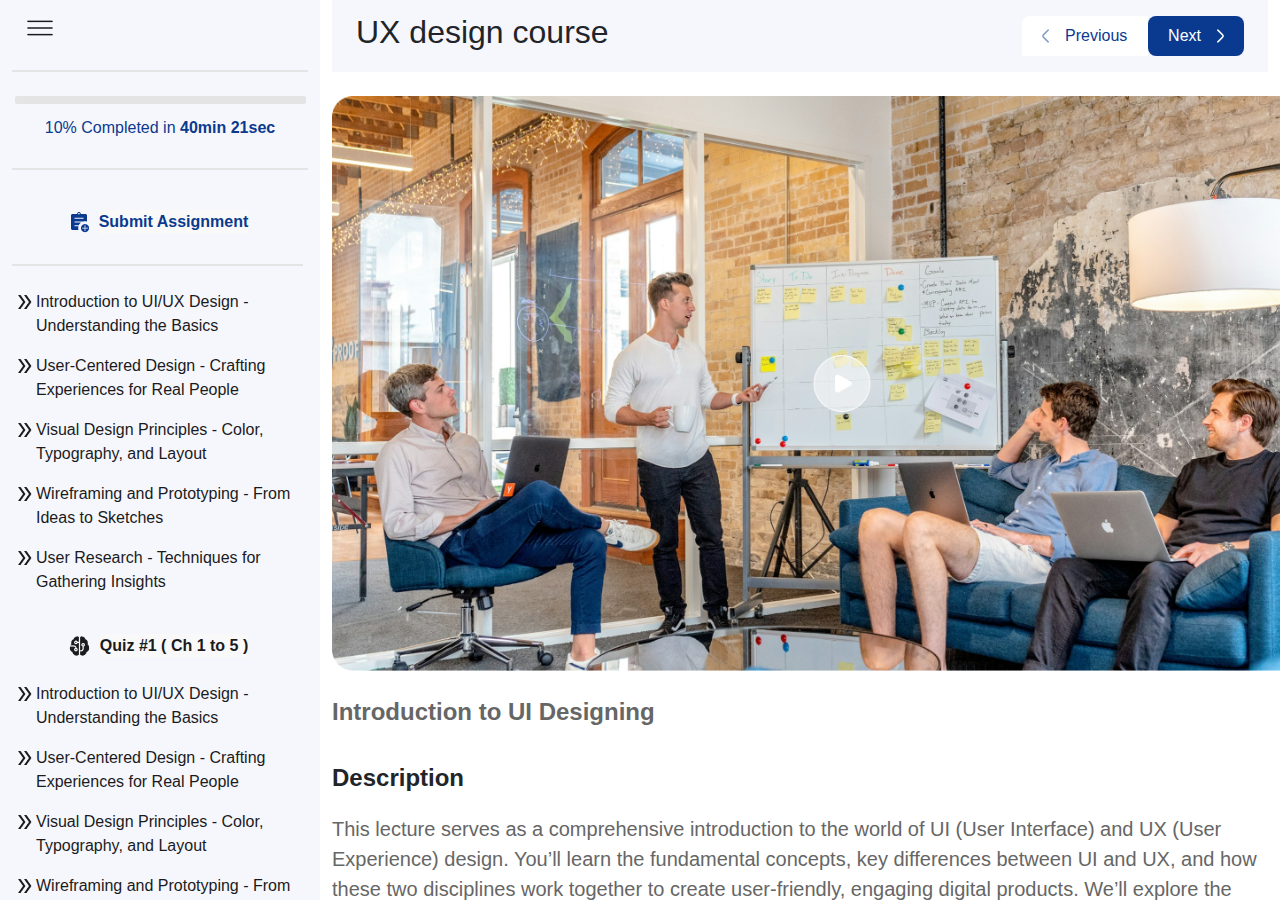
<file: course-description.html>
<!DOCTYPE html>
<html lang="en">

<head>
    <meta charset="UTF-8">
    <meta name="viewport" content="width=device-width, initial-scale=1.0">
    <title>Course Description</title>
    <link rel="stylesheet" href="css/style.css">
    <link rel="stylesheet" href="css/signup-login.css">
    <link rel="stylesheet" href="css/course-description.css">
    <link rel="stylesheet" href="css/bootstrap.css">
    <link rel="stylesheet" href="https://cdnjs.cloudflare.com/ajax/libs/font-awesome/6.0.0-beta3/css/all.min.css">
</head>

<body>
    <div class="container-fluid">
        <div class="row">
            <div class="col-md-3 left-side">
                <div class="left-fixed">
                    <div class="sideicon text-left"><img src="image/menu.png" alt=""></div>
            
                    <div class="prgresssection">
                        <div class="prgressbar">
                            <div class="progress"></div>
                            <div class="text"></div>
                        </div>
                        <p class="prgresstxt">10% Completed in <span><b>40min 21sec</b></span></p>
                    </div>
             
                    <div class="subassigmnt">
                        <img src="image/material-symbols-light_assignment-add.png" alt="">
                        <label for="assigmnt" class="custom-label">Submit Assignment</label>
                        <input type="file" id="assigmnt" class="file-input">
                    </div>
                </div>
             
                <!-- <div class="leftscrollable"></div> -->
<div class="content">
    <div class="content-des"><img src="image/material-symbols_double-arrow.png" alt=""><p>Introduction to UI/UX Design - Understanding the Basics</p></div>
    <div class="content-des"><img src="image/material-symbols_double-arrow.png" alt=""><p>User-Centered Design - Crafting Experiences for Real People</p></div>
    <div class="content-des"><img src="image/material-symbols_double-arrow.png" alt=""><p>Visual Design Principles - Color, Typography, and Layout</p></div>
    <div class="content-des"><img src="image/material-symbols_double-arrow.png" alt=""><p>Wireframing and Prototyping - From Ideas to Sketches</p></div>
    <div class="content-des"><img src="image/material-symbols_double-arrow.png" alt=""><p>User Research - Techniques for Gathering Insights</p></div>
</div>
<div class="quiz">
    <img src="image/fluent_brain-circuit-20-filled.png" alt="">
  <label class="quiz-label">Quiz #1 ( Ch 1 to 5 )</label>
</div>
<div class="content">
    <div class="content-des"><img src="image/material-symbols_double-arrow.png" alt=""><p>Introduction to UI/UX Design - Understanding the Basics</p></div>
    <div class="content-des"><img src="image/material-symbols_double-arrow.png" alt=""><p>User-Centered Design - Crafting Experiences for Real People</p></div>
    <div class="content-des"><img src="image/material-symbols_double-arrow.png" alt=""><p>Visual Design Principles - Color, Typography, and Layout</p></div>
    <div class="content-des"><img src="image/material-symbols_double-arrow.png" alt=""><p>Wireframing and Prototyping - From Ideas to Sketches</p></div>
    <div class="content-des"><img src="image/material-symbols_double-arrow.png" alt=""><p>User Research - Techniques for Gathering Insights</p></div>
</div>
<div class="quiz">
    <img src="image/fluent_brain-circuit-20-filled.png" alt="">
  <label class="quiz-label">Final Quiz</label>
</div>
<div class="subassigmnt">
    <img src="image/material-symbols-light_assignment-add.png" alt="">
    <label for="assigmnt" class="custom-label">Certificate</label>
    
</div>

            </div>
            <div class="col-md-9 right-side">
                <div class="head">
                    <div class="head-left"><h2>UX design course</h2></div>
                    <div class="head-right">
                        <button class="left-btn"><img src="image/arrow-left.png" alt="">Previous</button>
                        <button class="right-button">Next<img src="image/arrow-right.png" alt=""></button>
                    </div>
                </div>
                <div class="lecture">
                    <img src="image/Frame 72.png" alt="">
                </div>
                <div class="right-content">
                    <h2>Introduction to UI Designing</h2>
                    <div class="description"><h3>Description</h3>
                        <p>This lecture serves as a comprehensive introduction to the world of UI (User Interface) and UX (User Experience) design. You’ll learn the fundamental concepts, key differences between UI and UX, and how these two disciplines work together to create user-friendly, engaging digital products. We’ll explore the essential roles of UI/UX designers and cover the foundational principles that guide effective design decisions. By the end of this lecture, you’ll have a clear understanding of what UI/UX design entails and how it impacts the overall success of websites, apps, and other digital experiences. Perfect for beginners, this session sets the stage for deeper exploration of design concepts in future lectures.</p>
                    </div>
                </div>
            </div>
        </div>
    </div>



   

    <script>

        let cnt = 0;
        let per = 0;
        red = setInterval(() => {
            let bar = document.querySelector(".progress");
            let percentage = setInterval(() => {
                per += 1;
                if (per >= cnt) clearInterval(percentage);
                document.querySelector(".text").innerHTML = `<p>${per}%</p>`;
            }, 100);
            cnt += 10;

            if (cnt == 100) clearInterval(red);
            bar.style.width = cnt + "%";
            console.log(cnt);
        }, 1000);
    </script>

    <!-- Optional Bootstrap JS and Popper.js -->
    <script src="https://cdn.jsdelivr.net/npm/@popperjs/core@2.10.2/dist/umd/popper.min.js"></script>
    <script src="https://cdn.jsdelivr.net/npm/bootstrap@5.1.3/dist/js/bootstrap.bundle.min.js"></script>
</body>

</html>
</file>
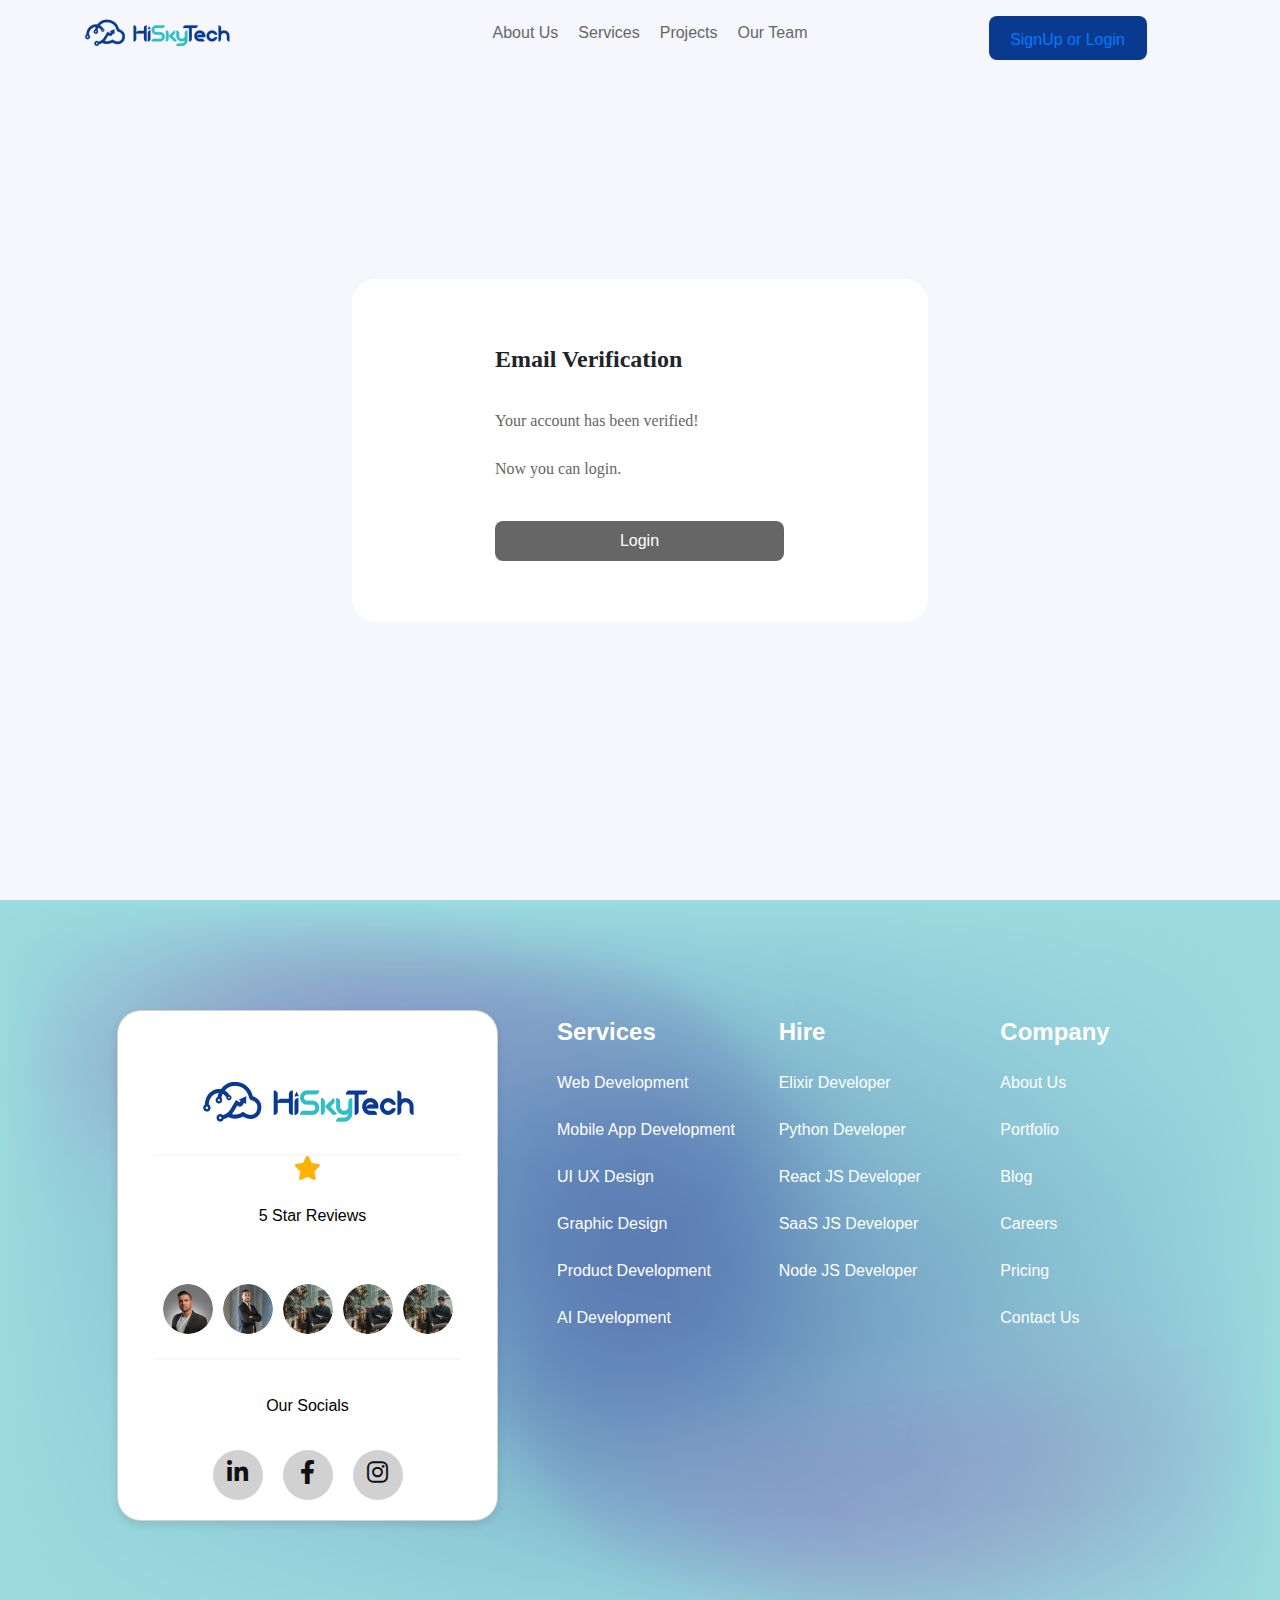
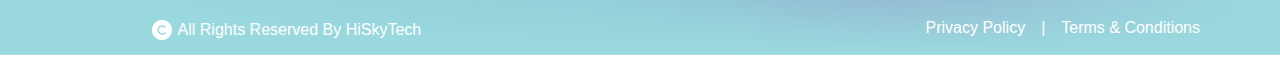
<file: email-verfication.html>
<!DOCTYPE html>
<html lang="en">
<head>
    <meta charset="UTF-8">
    <meta name="viewport" content="width=device-width, initial-scale=1.0">
    <title>Email Verification</title>
    <link rel="stylesheet" href="css/style.css">
    <link rel="stylesheet" href="css/signup-login.css">
    <link rel="stylesheet" href="css/bootstrap.css">
    <link rel="stylesheet" href="https://cdnjs.cloudflare.com/ajax/libs/font-awesome/6.0.0-beta3/css/all.min.css">
</head>
<body>
    <section class="section-A">
        <div class="container">
            <div class="row align-items-center box2">
                <!-- First Column: Logo -->
                <div class="col-md-3 text-start">
                    <a href="index.html">
                        <img src="image/HiSkyTech Png_LOGO-Horizantal-02 4.png" alt="Logo" class="img-fluid" style="max-height: 80px;">
                    </a>
                </div>

                <!-- Second Column: Navigation Bar -->
                <div class="col-md-6">
                    <nav class="navbar navbar-expand-lg navbar-light">
                        <button class="navbar-toggler" type="button" data-bs-toggle="collapse" data-bs-target="#navbarNav" aria-controls="navbarNav" aria-expanded="false" aria-label="Toggle navigation">
                            <span class="navbar-toggler-icon"></span>
                        </button>
                        <div class="collapse navbar-collapse justify-content-center" id="navbarNav">
                            <ul class="navbar-nav" style="font-size: 16px;">
                                <li class="nav-item">
                                    <a class="nav-link" href="#about-us">About Us</a>
                                </li>
                                <li class="nav-item">
                                    <a class="nav-link" href="#services">Services</a>
                                </li>
                                <li class="nav-item">
                                    <a class="nav-link" href="#projects">Projects</a>
                                </li>
                                <li class="nav-item">
                                    <a class="nav-link" href="#our-team">Our Team</a>
                                </li>
                            </ul>
                        </div>
                    </nav>
                </div>

                <!-- Third Column: SignUp/Login Button with unique ID -->
                <div class="col-md-3 text-center contact">
                    <a href="#contact" class="openModalBtn mt-3" style="background-color: rgb(10,58,143); height: 44px; width: 158px; border-radius: 8px;">
                        SignUp or Login
                    </a>
                </div>
            </div>
        </div>
    </section>

   
    
    
    <!-- Additional Sections -->
    <section class="section-B">
        <div class="verification-container">
            <h2>Email Verification</h2>
            <p>Your account has been verified!<br> <br>Now you can login.</p>
            <button class="btn-login" id="registerModalBtn">Login</button>

        </div>
    </section>
    <!-- login modal -->
    <div id="loginModal" class="modal" style="display: none;">
        <div class="modal-content model-body ">
            <span class="close">&times;</span>
            <img src="image/signup-img1.png" alt="">
            <h2 class="model-heading">Hello Dear!</h2>
            <p class="model-text1" style="display: inline;">
                Login into the
                <span style="display: inline; font-size: 1em;">
                    <span class="color-hi-tech" style="display: inline-block;">Hi</span><span class="color-sky" style="display: inline-block;">Sky</span><span class="color-hi-tech" style="display: inline-block;">Tech</span>
                </span>:
            </p>
            <p class="model-text">To access your HiSkyTech account, please enter your email and password.</p>
            <form>
                <input type="email" class="form-control custom-input" placeholder="&#xf0e0;   Your Email" required>
                <input type="password" class="form-control custom-input" placeholder="&#xf023;   Your Password" required>
                <a href="#" class="forgot-password" style="color:  #AAAAAA;">Forgot Password?</a>
                <button type="submit" class="btn-login" style="margin-top: 19px;">Login</button>
            </form>
            <p class="acoount-p">Don’t have an account yet? <a href="#" class="acoount-a registerHereLink">Register here</a></p>
        </div>
    </div>
    <!-- register modal -->
    <div id="registerModal" class="modal" style="display: none;">
        <div class="modal-content model-body ">
            <span class="close">&times;</span>
            <img src="image/grinning.png" alt="">
            <p class="model-heading" style="display: inline;">Join <span style="display: inline; font-size: 1em;">
                <span class="color-hi-tech" style="display: inline-block;">Hi</span><span class="color-sky" style="display: inline-block;">Sky</span><span class="color-hi-tech" style="display: inline-block;">Tech</span>
            </span></p>
            <p class="model-text1" >
                Register your account
            </p>
            <p class="model-text">In order to create your account, please fill the information below:</p>
            <form>
                <input type="email" class="form-control custom-input" placeholder="&#xf0e0;   Your Email" required>
                <input type="password" class="form-control custom-input" placeholder="&#xf023;   Your Password" required>
                <input type="password" class="form-control custom-input" placeholder="&#xf023;   Repeat Password" required>
                <button type="submit" class="btn-login"  id="registered" style="margin-top: 19px;">Register</button>
            </form>
            <p class="acoount-p">Already have an account? <a href="#" class="acoount-a openModalBtn" id="switch-login">Switch to login</a></p>
            <p class="acoount-p forgot-password">Forgot Password? <a href="#" class=" acoount-a ">Click here</a></p>
        </div>
    </div>
    <!-- Registered successfully -->
    <div id="registerion-success" class="modal" style="display: none;">
        <div class="modal-content model-body ">
            <span class="close">&times;</span>
            <img src="image/grinning.png" alt="">
            <p class="model-heading" style="display: inline;">Join <span style="display: inline; font-size: 1em;">
                <span class="color-hi-tech" style="display: inline-block;">Hi</span><span class="color-sky" style="display: inline-block;">Sky</span><span class="color-hi-tech" style="display: inline-block;">Tech</span>
            </span></p>
            <p class="model-text1" >
                Register your account
            </p>
            <p class="model-text" style="color: #666;">Registered successfully!</p>
           
            <p class="account-verify">Check your email to verify your account</p>
           
        </div>
    </div>
    <!-- forgot password -->
    <div id="forgotModal" class="modal" style="display: none;">
        <div class="modal-content model-body ">
            <span class="close">&times;</span>
            <p class="model-text1" >
               Forgot Password
            </p>
           
            <form>
                <input type="email" class="form-control custom-input" placeholder="&#xf0e0;   Your Email" required>
                <button type="submit" class="forgot-link btn-login"  id="forgot-link" style="margin-top: 19px;">Send Password reset link</button>
            </form>
            <p class="acoount-p">Already have an account? <a href="#" class="openModalBtn acoount-a " id="switch-login">Switch to login</a></p>
            <p class="acoount-p">Don’t have an account yet? <a href="#" class="acoount-a registerHereLink" >Register here</a></p>
        </div>
    </div>
    <div id="forgotModalsuccess" class="modal" style="display: none;">
        <div class="modal-content model-body ">
            <span class="close">&times;</span>
            <p class="model-text1" >
               Forgot Password
            </p>
           
            <p class="acoount-p">Mail sent! Check your mailbox!</p>
      
        </div>
    </div>
    <section class="footer">
        <div class="container d-flex justify-content-center align-items-center" style="padding: 50px 0;">
            <div class="row w-100"> <!-- Added w-100 for full row width -->
                <!-- First col-md-6 -->
                <div class="col-md-5 d-flex justify-content-center align-items-start">
                    <div class="card custom-card">
                        <!-- Card Image -->
                        <img src="image/footer logo.png" alt="" class="card-img">
                        <hr class="mt-4" style="width: 90%; margin: auto;border: 1px solid #E4E4E4">
                        <!-- Font Awesome and Paragraph -->
                        <div class="card-content">
                            <i class="fas fa-star custom-icon"></i>
                            <p class="custom-text" style="color: black;">5 Star Reviews</p>
                        </div>

                        <!-- Row of Circular Images (50x50) -->
                        <div class="image-row d-flex justify-content-center mt-3">
                            <img src="image/Ellipse 1.png" alt="" class="rounded-circle img-small">
                            <img src="image/Ellipse 2.png" alt="" class="rounded-circle img-small">
                            <img src="image/Ellipse 3.png" alt="" class="rounded-circle img-small">
                            <img src="image/Ellipse 4.png" alt="" class="rounded-circle img-small">
                            <img src="image/Ellipse 5.png" alt="" class="rounded-circle img-small">
                        </div>
                        <hr class="mt-4" style="width: 90%; margin: auto;border: 1px solid #E4E4E4">

                        <p class="custom-paragraph">Our Socials</p>
                        <div class="icon-row d-flex justify-content-center mt-3">
                            <a href="https://www.linkedin.com/company/hiskytech/" target="_blank">
                                <i class="fab fa-linkedin-in custom-icon-large"></i>
</i>
                            </a>
                            <a href="https://www.facebook.com/profile.php?id=61554879965194&mibextid=ZbWKwL" target="_blank">
                                <i class="fab fa-facebook-f custom-icon-large"></i>
</i>
                            </a>
                            <a href="https://www.instagram.com/hisky_tech?igsh=MTl2MGtxdXV5ejd5bg==" target="_blank">
                                <i class="fab fa-instagram custom-icon-large"></i>

                            </a>
                        </div>
                    </div>
                </div>

                <!-- Second col-md-6 -->
                <div class="col-md-7 align-items-start">
                    <div class="row">
                        <!-- First col-md-4 -->
                        <div class="col-md-4 services-column">
                            <h5>Services</h5>
                            <a href="#">Web Development</a><br>
                            <a href="#">Mobile App Development</a><br>
                            <a href="#">UI UX Design</a><br>
                            <a href="#">Graphic Design</a><br>
                            <a href="#">Product Development</a><br>
                            <a href="#">AI Development</a><br>
                        </div>

                        <!-- Second col-md-4 -->
                        <div class="col-md-4 services-column">
                            <h5>Hire</h5>
                            <a href="#">Elixir Developer</a><br>
                            <a href="#">Python Developer</a><br>
                            <a href="#">React JS Developer</a><br>
                            <a href="#">SaaS JS Developer</a><br>
                            <a href="#">Node JS Developer</a><br>
                        </div>

                        <!-- Third col-md-4 -->
                        <div class="col-md-4 services-column">
                            <h5>Company</h5>
                            <a href="#">About Us</a><br>
                            <a href="#">Portfolio</a><br>
                            <a href="#">Blog</a><br>
                            <a href="#">Careers</a><br>
                            <a href="#">Pricing</a><br>
                            <a href="#">Contact Us</a><br>
                        </div>
                    </div>
                </div>
            </div>
        </div>

        <footer class="site-footer">
            <div class="footer-section-left">

                <p class="footer-copyright"> <img src="image/copyright.png" alt="img"> All Rights Reserved By HiSkyTech
                </p>
            </div>
            <div class="footer-section-right">
                <a href="#" class="footer-policy">Privacy Policy</a>
                <span>|</span>
                <a href="#" class="footer-terms">Terms & Conditions</a>
            </div>
        </footer>
    </section>

 <script>
    document.addEventListener("DOMContentLoaded", () => {
    const loginModal = document.getElementById("loginModal");
    const openModalBtns = document.getElementsByClassName("openModalBtn"); 
    const closeLoginModalBtn = document.querySelector("#loginModal .close");
    
    const registerModal = document.getElementById("registerModal");
    const closeRegisterModalBtn = document.querySelector("#registerModal .close");
    const registerHereLink = document.getElementsByClassName("registerHereLink");

    const registrationsuccess = document.getElementById("registration-success");
    const registrationsuccessbtn = document.getElementById("registered");
    const closeRegistersucessBtn = document.querySelector("#registration-success .close");

    const forgotModal = document.getElementById("forgotModal");
    const forgotBtns = document.getElementsByClassName("forgot-password"); 
    const closeforgotModalBtn = document.querySelector("#forgotModal .close");

    const forgotModalsucess = document.getElementById("forgotModalsuccess");
    const forgotBtnsclick = document.getElementsByClassName("forgot-link"); 
    const closeforgotBtnsuccess = document.querySelector("#forgotModalsuccess .close");

    Array.from(openModalBtns).forEach((btn) => {
        btn.addEventListener("click", (event) => {
            event.preventDefault();
            loginModal.style.display = "block";
            if (registerModal && registerModal.style.display === "block") {
                registerModal.style.display = "none";
            }
            if (forgotModal.style.display === "block") {
                forgotModal.style.display = "none";
            }
        });
    });

    closeLoginModalBtn.addEventListener("click", () => {
        loginModal.style.display = "none";
    });

    Array.from(forgotBtns).forEach((btn) => {
        btn.addEventListener("click", (event) => {
            event.preventDefault();
            forgotModal.style.display = "block";
            if (registerModal && registerModal.style.display === "block") {
                registerModal.style.display = "none";
            }
            if (loginModal.style.display === "block") {
                loginModal.style.display = "none";
            }
        });
    });

    closeforgotModalBtn.addEventListener("click", () => {
        forgotModal.style.display = "none";
    });

    Array.from(registerHereLink).forEach((btn) => {
        btn.addEventListener("click", (event) => {
            event.preventDefault();
            registerModal.style.display = "block";
            if (forgotModal.style.display === "block") {
                forgotModal.style.display = "none";
            }
            if (loginModal.style.display === "block") {
                loginModal.style.display = "none";
            }
        });
    });

    closeRegisterModalBtn.addEventListener("click", () => {
        registerModal.style.display = "none";
    });

    registrationsuccessbtn.addEventListener("click", (event) => {
        event.preventDefault(); 
        registerModal.style.display = "none";
        registrationsuccess.style.display = "block";
    });

    closeRegistersucessBtn.addEventListener("click", () => {
        registrationsuccess.style.display = "none";
    });

    forgotBtnsclick.addEventListener("click", (event) => {
        event.preventDefault(); 
        forgotModalsucess.style.display = "block"; 
        forgotModal.style.display = "none";
    });

    closeforgotBtnsuccess.addEventListener("click", () => {
        forgotModalsucess.style.display = "none";
    });

    window.addEventListener("click", (event) => {
        if (event.target == loginModal) {
            loginModal.style.display = "none";
        }
        if (event.target == registerModal) {
            registerModal.style.display = "none";
        }
        if (event.target == registrationsuccess) {
            registrationsuccess.style.display = "none";
        }
        if (event.target == forgotModal) {
            forgotModal.style.display = "none";
        }
        if (event.target == forgotModalsucess) {
            forgotModalsucess.style.display = "none";
        }
    });
});

 </script>
        

    <!-- Optional Bootstrap JS and Popper.js -->
    <script src="https://cdn.jsdelivr.net/npm/@popperjs/core@2.10.2/dist/umd/popper.min.js"></script>
    <script src="https://cdn.jsdelivr.net/npm/bootstrap@5.1.3/dist/js/bootstrap.bundle.min.js"></script>
</body>
</html>
</file>
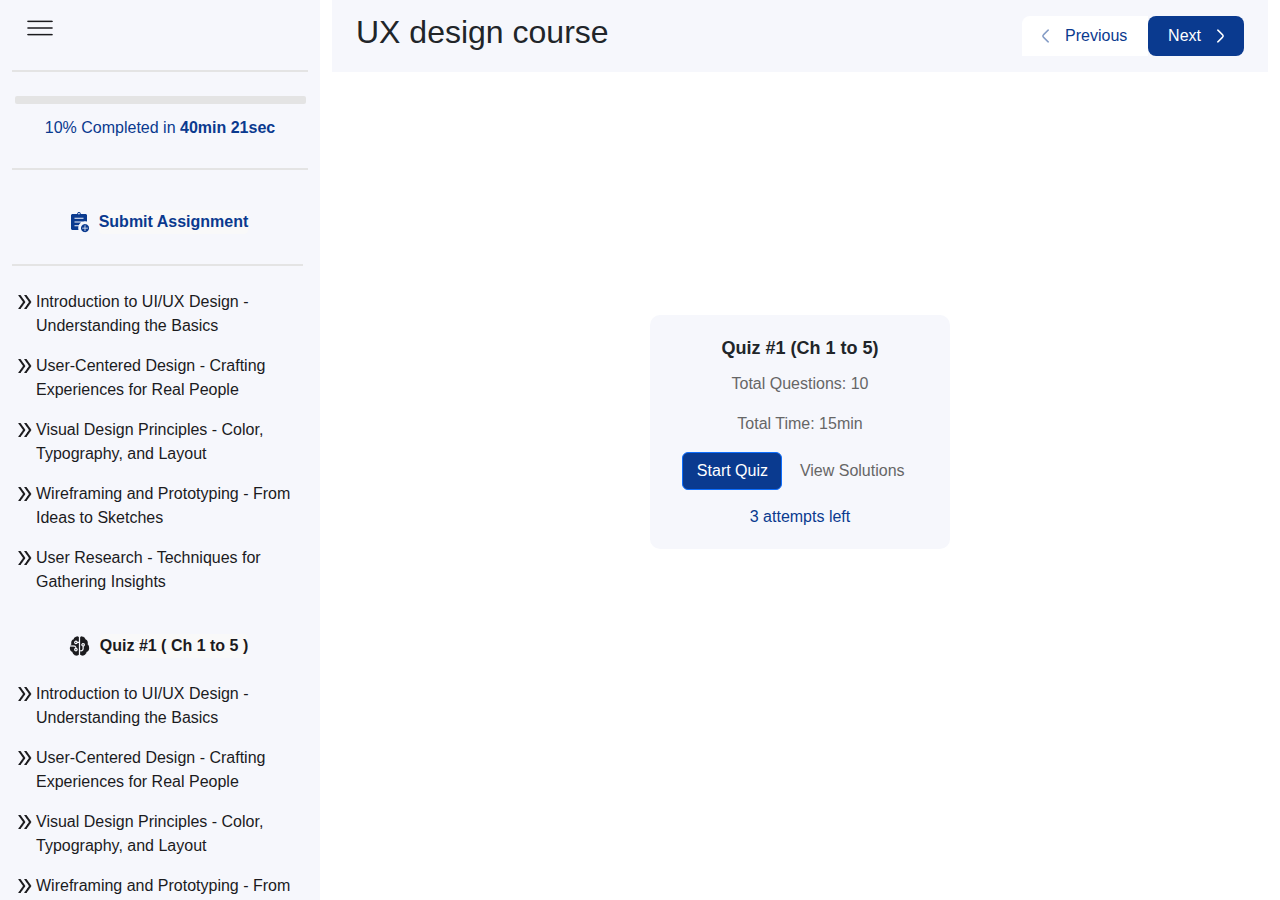
<file: quiz-instructions.html>
<!DOCTYPE html>
<html lang="en">

<head>
    <meta charset="UTF-8">
    <meta name="viewport" content="width=device-width, initial-scale=1.0">
    <title>Quiz Instructions</title>
    <link rel="stylesheet" href="css/style.css">
    <link rel="stylesheet" href="css/signup-login.css">
    <link rel="stylesheet" href="css/quiz-instructions.css">
    <link rel="stylesheet" href="css/course-description.css">
    <link rel="stylesheet" href="css/bootstrap.css">
    <link rel="stylesheet" href="https://cdnjs.cloudflare.com/ajax/libs/font-awesome/6.0.0-beta3/css/all.min.css">
</head>

<body>
    <div class="container-fluid">
        <div class="row">
            <div class="col-md-3 left-side">
             
                <div class="left-fixed">
                    <div class="sideicon text-left"><img src="image/menu.png" alt=""></div>
            
                    <div class="prgresssection">
                        <div class="prgressbar">
                            <div class="progress"></div>
                            <div class="text"></div>
                        </div>
                        <p class="prgresstxt">10% Completed in <span><b>40min 21sec</b></span></p>
                    </div>
             
                    <div class="subassigmnt">
                        <img src="image/material-symbols-light_assignment-add.png" alt="">
                        <label for="assigmnt" class="custom-label">Submit Assignment</label>
                        <input type="file" id="assigmnt" class="file-input">
                    </div>
                </div>
                <div class="content">
                    <div class="content-des"><img src="image/material-symbols_double-arrow.png" alt="">
                        <p>Introduction to UI/UX Design - Understanding the Basics</p>
                    </div>
                    <div class="content-des"><img src="image/material-symbols_double-arrow.png" alt="">
                        <p>User-Centered Design - Crafting Experiences for Real People</p>
                    </div>
                    <div class="content-des"><img src="image/material-symbols_double-arrow.png" alt="">
                        <p>Visual Design Principles - Color, Typography, and Layout</p>
                    </div>
                    <div class="content-des"><img src="image/material-symbols_double-arrow.png" alt="">
                        <p>Wireframing and Prototyping - From Ideas to Sketches</p>
                    </div>
                    <div class="content-des"><img src="image/material-symbols_double-arrow.png" alt="">
                        <p>User Research - Techniques for Gathering Insights</p>
                    </div>
                </div>
                <div class="quiz">
                    <img src="image/fluent_brain-circuit-20-filled.png" alt="">
                    <label class="quiz-label">Quiz #1 ( Ch 1 to 5 )</label>
                </div>
                <div class="content">
                    <div class="content-des"><img src="image/material-symbols_double-arrow.png" alt="">
                        <p>Introduction to UI/UX Design - Understanding the Basics</p>
                    </div>
                    <div class="content-des"><img src="image/material-symbols_double-arrow.png" alt="">
                        <p>User-Centered Design - Crafting Experiences for Real People</p>
                    </div>
                    <div class="content-des"><img src="image/material-symbols_double-arrow.png" alt="">
                        <p>Visual Design Principles - Color, Typography, and Layout</p>
                    </div>
                    <div class="content-des"><img src="image/material-symbols_double-arrow.png" alt="">
                        <p>Wireframing and Prototyping - From Ideas to Sketches</p>
                    </div>
                    <div class="content-des"><img src="image/material-symbols_double-arrow.png" alt="">
                        <p>User Research - Techniques for Gathering Insights</p>
                    </div>
                </div>
                <div class="quiz">
                    <img src="image/fluent_brain-circuit-20-filled.png" alt="">
                    <label class="quiz-label">Final Quiz</label>
                </div>
                <div class="subassigmnt">
                    <img src="image/material-symbols-light_assignment-add.png" alt="">
                    <label for="assigmnt" class="custom-label">Certificate</label>

                </div>

            </div>
            <div class="col-md-9 right-side">
                <div class="head">
                    <div class="head-left">
                        <h2>UX design course</h2>
                    </div>
                    <div class="head-right">
                        <button class="left-btn"><img src="image/arrow-left.png" alt="">Previous</button>
                        <button class="right-button">Next<img src="image/arrow-right.png" alt=""></button>
                    </div>
                </div>
                <div class="quiz-sec">
                    <div class="quiz-card">
                        <div class="quiz-title">Quiz #1 (Ch 1 to 5)</div>
                        <div class="quiz-details">
                            <p>Total Questions: 10</p>
                            <p>Total Time: 15min</p>
                        </div>
                        <div>
                            <button class="btn btn-primary" onclick="openModal()">Start Quiz</button>
                            <button class="btn " style="color: #666;">View Solutions</button>
                        </div>
                        <div class="attempts-left">3 attempts left</div>
                    </div>
                </div>
                <div class="modal" id="instructionsModal">
                    <div class="modal-content">
                        <button class="close-btn" onclick="closeModal()">&times;</button>
                        <div class="modal-header">
                            <h2>Instructions</h2>
                        </div>
                        <div class="modal-body">
                            <p class="modal-body-heading"><strong>General Instructions</strong></p>
                            <p><strong>Time Limit:</strong> Each quiz has a time limit of 15 minutes. Please manage your
                                time carefully.</p>
                            <p><strong>Question Types:</strong> The quiz includes multiple-choice, true/false, and short
                                answer questions to test your understanding of the material.</p>
                            <p><strong>Attempts:</strong> You are allowed two attempts for each quiz. Your highest score
                                will be recorded.</p>
                            <p><strong>Open Book:</strong> You may refer to your course notes and materials, but
                                collaboration with others is not allowed.</p>
                        </div>
                        <button class="start-btn" onclick="startQuiz()">Start</button>
                    </div>
                </div>
            </div>
        </div>
    </div>





    <script>

        let cnt = 0;
        let per = 0;
        red = setInterval(() => {
            let bar = document.querySelector(".progress");
            let percentage = setInterval(() => {
                per += 1;
                if (per >= cnt) clearInterval(percentage);
                document.querySelector(".text").innerHTML = `<p>${per}%</p>`;
            }, 100);
            cnt += 10;

            if (cnt == 100) clearInterval(red);
            bar.style.width = cnt + "%";
            console.log(cnt);
        }, 1000);
        function openModal() {
            document.getElementById('instructionsModal').style.display = 'flex';
        }

        function closeModal() {
            document.getElementById('instructionsModal').style.display = 'none';
        }

        function startQuiz() {


            closeModal();
            window.location.href = "quiz.html";
        }
    </script>

    <!-- Optional Bootstrap JS and Popper.js -->
    <script src="https://cdn.jsdelivr.net/npm/@popperjs/core@2.10.2/dist/umd/popper.min.js"></script>
    <script src="https://cdn.jsdelivr.net/npm/bootstrap@5.1.3/dist/js/bootstrap.bundle.min.js"></script>
</body>

</html>
</file>
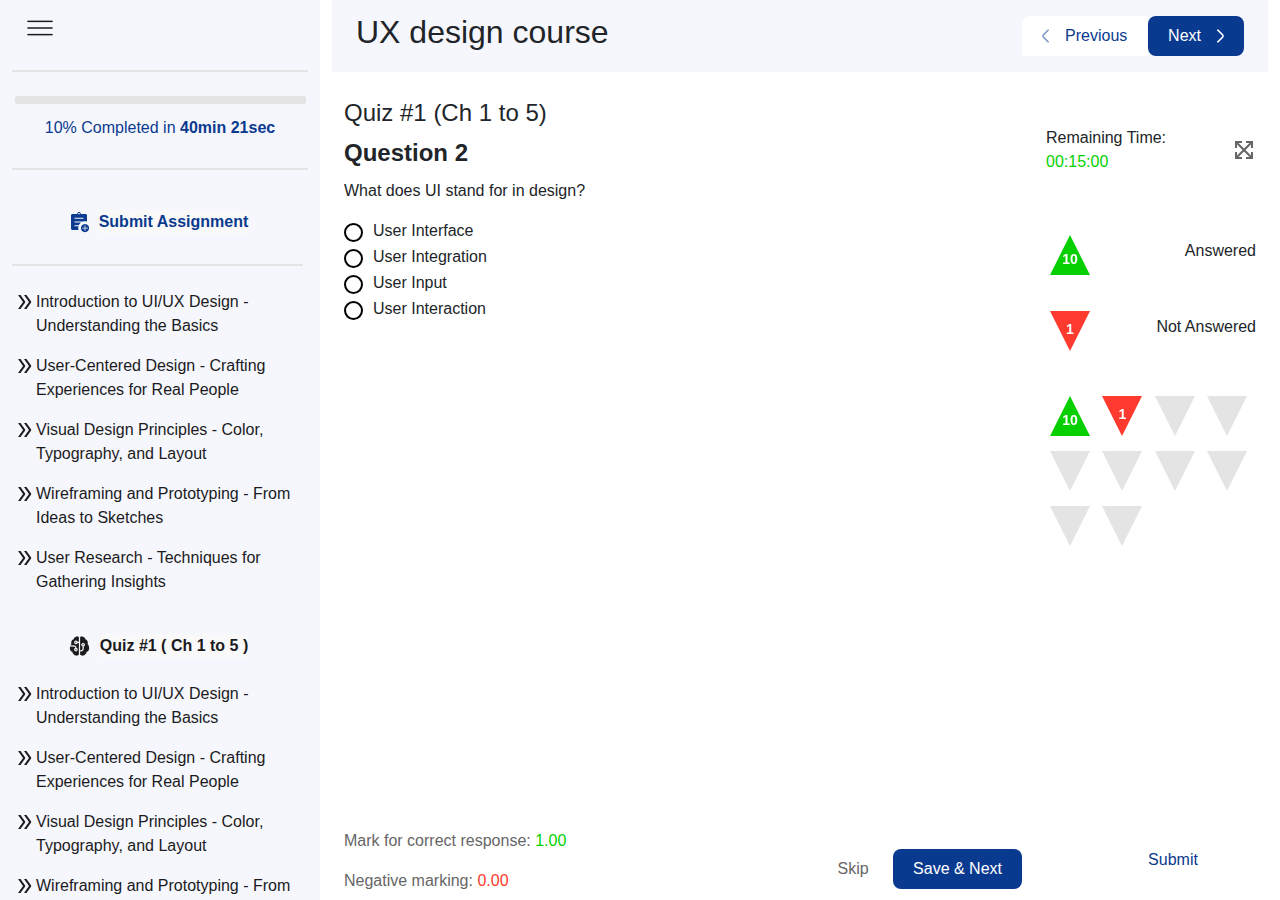
<file: quiz.html>
<!DOCTYPE html>
<html lang="en">

<head>
    <meta charset="UTF-8">
    <meta name="viewport" content="width=device-width, initial-scale=1.0">
    <title>Quiz</title>
    <link rel="stylesheet" href="css/style.css">
    <link rel="stylesheet" href="css/signup-login.css">
    <link rel="stylesheet" href="css/course-description.css">
    <link rel="stylesheet" href="css/quiz.css">
    <!-- <link rel="stylesheet" href="css/quiz-instructions.css"> -->
    <link rel="stylesheet" href="css/bootstrap.css">
    <link rel="stylesheet" href="https://cdnjs.cloudflare.com/ajax/libs/font-awesome/6.0.0-beta3/css/all.min.css">
</head>

<body>
    <div class="container-fluid">
        <div class="row">
            <div class="col-md-3 left-side">
                <div class="left-fixed">
                    <div class="sideicon text-left"><img src="image/menu.png" alt=""></div>

                    <div class="prgresssection">
                        <div class="prgressbar">
                            <div class="progress"></div>
                            <div class="text"></div>
                        </div>
                        <p class="prgresstxt">10% Completed in <span><b>40min 21sec</b></span></p>
                    </div>

                    <div class="subassigmnt">
                        <img src="image/material-symbols-light_assignment-add.png" alt="">
                        <label for="assigmnt" class="custom-label">Submit Assignment</label>
                        <input type="file" id="assigmnt" class="file-input">
                    </div>
                </div>
                <div class="content">
                    <div class="content-des"><img src="image/material-symbols_double-arrow.png" alt="">
                        <p>Introduction to UI/UX Design - Understanding the Basics</p>
                    </div>
                    <div class="content-des"><img src="image/material-symbols_double-arrow.png" alt="">
                        <p>User-Centered Design - Crafting Experiences for Real People</p>
                    </div>
                    <div class="content-des"><img src="image/material-symbols_double-arrow.png" alt="">
                        <p>Visual Design Principles - Color, Typography, and Layout</p>
                    </div>
                    <div class="content-des"><img src="image/material-symbols_double-arrow.png" alt="">
                        <p>Wireframing and Prototyping - From Ideas to Sketches</p>
                    </div>
                    <div class="content-des"><img src="image/material-symbols_double-arrow.png" alt="">
                        <p>User Research - Techniques for Gathering Insights</p>
                    </div>
                </div>
                <div class="quiz">
                    <img src="image/fluent_brain-circuit-20-filled.png" alt="">
                    <label class="quiz-label">Quiz #1 ( Ch 1 to 5 )</label>
                </div>
                <div class="content">
                    <div class="content-des"><img src="image/material-symbols_double-arrow.png" alt="">
                        <p>Introduction to UI/UX Design - Understanding the Basics</p>
                    </div>
                    <div class="content-des"><img src="image/material-symbols_double-arrow.png" alt="">
                        <p>User-Centered Design - Crafting Experiences for Real People</p>
                    </div>
                    <div class="content-des"><img src="image/material-symbols_double-arrow.png" alt="">
                        <p>Visual Design Principles - Color, Typography, and Layout</p>
                    </div>
                    <div class="content-des"><img src="image/material-symbols_double-arrow.png" alt="">
                        <p>Wireframing and Prototyping - From Ideas to Sketches</p>
                    </div>
                    <div class="content-des"><img src="image/material-symbols_double-arrow.png" alt="">
                        <p>User Research - Techniques for Gathering Insights</p>
                    </div>
                </div>
                <div class="quiz">
                    <img src="image/fluent_brain-circuit-20-filled.png" alt="">
                    <label class="quiz-label">Final Quiz</label>
                </div>
                <div class="subassigmnt">
                    <img src="image/material-symbols-light_assignment-add.png" alt="">
                    <label for="assigmnt" class="custom-label">Certificate</label>

                </div>

            </div>
            <div class="col-md-9 right-side">
                <div class="head">
                    <div class="head-left">
                        <h2>UX design course</h2>
                    </div>
                    <div class="head-right">
                        <button class="left-btn"><img src="image/arrow-left.png" alt="">Previous</button>
                        <button class="right-button">Next<img src="image/arrow-right.png" alt=""></button>
                    </div>
                </div>

                <div class="quiz-container">
                    <div class="container-fluid">
                        <div class="row">
                            <div class="col-md-9 ">
                                <div class="question-section">
                                    <div class="question">
                                        <h4>Quiz #1 (Ch 1 to 5)</h4>
                                        <h5>Question 2</h5>
                                        <p>What does UI stand for in design?</p>

                                        <form>
                                            <div class="form-check" style="gap:16px;">
                                                <input class="form-check-input" type="radio" name="answer" id="option1">
                                                <label class="form-check-label" for="option1">User Interface</label>
                                            </div>
                                            <div class="form-check">
                                                <input class="form-check-input" type="radio" name="answer" id="option2">
                                                <label class="form-check-label" for="option2">User Integration</label>
                                            </div>
                                            <div class="form-check">
                                                <input class="form-check-input" type="radio" name="answer" id="option3">
                                                <label class="form-check-label" for="option3">User Input</label>
                                            </div>
                                            <div class="form-check">
                                                <input class="form-check-input" type="radio" name="answer" id="option4">
                                                <label class="form-check-label" for="option4">User Interaction</label>
                                            </div>


                                        </form>
                                    </div>
                                    <div class="question-bottom">
                                        <div class="bottom-left">
                                            <p>Mark for correct response: <span style="color: #06D001;">1.00</span></p>
                                            <p>Negative marking: <span style="color: #FF3B30;">0.00</span></p>
                                        </div>
                                        <div class="bottom-right">
                                            <button class="skip-btn">Skip</button>
                                            <button class="save-btn">Save & Next</button>
                                        </div>
                                    </div>
                                </div>

                            </div>
                            <div class="col-md-3">
                                <div class="timings-section">
                                    <div class="timing-top">
                                        <div class="time">
                                            <p>Remaining Time: <span style="color: #06D001;">00:15:00</span></p>
                                            <img src="image/lets-icons_full.png" alt="">
                                        </div>
                                        <div class="symbols">
                                            <div class="answered">
                                                <div class="triangle-green">
                                                    <span>10</span>
                                                </div>
                                                
                                                <h6>Answered</h6>
                                            </div>
                                            <div class="not-answered">
                                                <div class="triangle-red">
                                                    <span>1</span>
                                                </div>
                                                <h6>Not Answered</h6>
                                            </div>
                                        </div>
                                        <div class="answers">
                                            <div class="triangle-green">
                                                <span>10</span>
                                            </div>
                                            <div class="triangle-red">
                                                <span>1</span>
                                            </div>
                                            <div class="triangle-gray">
                                                <span></span>
                                            </div>
                                            <div class="triangle-gray">
                                                <span></span>
                                            </div>
                                            <div class="triangle-gray">
                                                <span></span>
                                            </div>
                                            <div class="triangle-gray">
                                                <span></span>
                                            </div>
                                            <div class="triangle-gray">
                                                <span></span>
                                            </div>
                                            <div class="triangle-gray">
                                                <span></span>
                                            </div>
                                            <div class="triangle-gray">
                                                <span></span>
                                            </div>
                                            <div class="triangle-gray">
                                                <span></span>
                                            </div>
                                         
                                        </div>
                                    </div>
                                   <div class="timing-bottom">
                                    <button class="submit-btn" onclick="openModal()">Submit</button>
                                   </div>
                                </div>
                            </div>
                        </div>
                    </div>


                </div>
              
            </div>
        </div>
    </div>
    <div class="modal" id="submitModal">
        <div class="modal-content">
            <button class="close-btn" onclick="closeModal()">&times;</button>
           
            <div class="modal-body">
                <p class="modal-body-heading" style="text-align: center;"><strong>Submit Quiz</strong></p>
                <div class="answeres-report">
                    <div class="answered">
                        <div class="triangle-green">
                            <span>10</span>
                        </div>
                        
                        <h6>Answered</h6>
                    </div>
                    <div class="not-answered">
                        <div class="triangle-red">
                            <span>1</span>
                        </div>
                        <h6>Not Answered</h6>
                    </div>
                    
                </div>
                <div class="ans-report-btns">
                    <button class="cancel-btn">Cancel</button>
                    <button class="start-btn">Start</button>
               
                </div>
            
        </div>
    </div>



<script>
    
    let cnt = 0;
        let per = 0;
        red = setInterval(() => {
            let bar = document.querySelector(".progress");
            let percentage = setInterval(() => {
                per += 1;
                if (per >= cnt) clearInterval(percentage);
                document.querySelector(".text").innerHTML = `<p>${per}%</p>`;
            }, 100);
            cnt += 10;

            if (cnt == 100) clearInterval(red);
            bar.style.width = cnt + "%";
            console.log(cnt);
        }, 1000);
        function openModal() {
            document.getElementById('instructionsModal').style.display = 'flex';
        }
        // Function to open the modal
function openModal() {
    document.getElementById('submitModal').style.display = 'flex';
}

// Function to close the modal
function closeModal() {
    document.getElementById('submitModal').style.display = 'none';
}

// Add event listener for the submit button
document.querySelector('.submit-btn').addEventListener('click', openModal);

</script>


    <!-- Optional Bootstrap JS and Popper.js -->
    <script src="https://cdn.jsdelivr.net/npm/@popperjs/core@2.10.2/dist/umd/popper.min.js"></script>
    <script src="https://cdn.jsdelivr.net/npm/bootstrap@5.1.3/dist/js/bootstrap.bundle.min.js"></script>
</body>

</html>
</file>
<file: css/style.css>
* {
    margin: 0;
    padding: 0;
    box-sizing: border-box;
    font-family: 'Roboto', sans-serif;
}
.col-md-6{
 margin-left: auto;
 margin-right: auto;

}
.nav-link {
    font-family: 'Roboto', sans-serif;
color: #666 !important;
font-size: 16px;
font-weight: 400;
line-height: 24px;
text-align: left !important;

}
.nav-item:hover{
    box-shadow: 0px 20px 8px rgba(10, 58, 143, 0.01), 0px 11px 7px rgba(10, 58, 143, 0.05), 0px 5px 5px rgba(10, 58, 143, 0.09), 0px 1px 3px rgba(10, 58, 143, 0.1);

    border-radius: 22px;
}
.faq-heading{
 color: #1B1B1E;
}
.idea-heading{
    color: #1B1B1E;
}
.service-container {
    display: flex;
    justify-content: center;
    align-items: center;
    flex-direction: column;
    position: relative;
    height: 400px;

}
.stat {
    opacity: 0;
    transition: opacity 0.5s ease-in-out;
}

.stat.visible {
    opacity: 1;
}

.slide-left {
    animation: slideLeftAnimation both;
    animation-timeline: view();
  }
  
  @keyframes slideLeftAnimation {
    0% {
      transform: translateX(1000px);
    }
  
    50% {
      transform: translateX(0px);
    }
  }
  
  .slide-right {
    animation: slideRightAnimation both;
    animation-timeline: view();
  }
  
  @keyframes slideRightAnimation {
    0% {
      transform: translateX(-1000px);
    }
  
    50% {
      transform: translateX(0px);
    }
  }
  
.central-icon {
    width: 80px;

    height: 80px;
    margin-bottom: 20px;

    display: flex;
    justify-content: center;
    align-items: center;
    position: relative;
}

/* .service {
    position: absolute;
    padding: 5px 10px;

    background-color: white;
    border-radius: 5px;
    box-shadow: 0 2px 10px rgba(0, 0, 0, 0.2);
    display: flex;
    align-items: center;
    font-size: 14px;

} */

.graphic-design {
    top: 8%;
    left: 38%;
    transform: translateY(-50%);

}

.app-development {
    top: 17%;
    right: 166%;
    transform: translateY(-50%);

}

.ui-ux-design {
    bottom: 14%;
    left: 30%;

    transform: translateY(50%);

}

.web-development {
    bottom: 25%;
    right: 200%;

    transform: translateY(50%);

}


.line {
    position: absolute;
    width: 2px;
    /* Line thickness */
    background-color: #007bff;
    /* Line color */
    visibility: hidden;
    /* Hide lines by default */
}

/* Positioning lines for each service */
.graphic-design .line {
    height: 200px;
    /* Adjust height for line */
    top: 80px;
    /* Central icon height */
    left: 100%;
    /* Position at the right of the central icon */
}

.app-development .line {
    height: 200px;
    /* Adjust height for line */
    top: 80px;
    /* Central icon height */
    right: 100%;
    /* Position at the left of the central icon */
}

.ui-ux-design .line {
    height: 200px;
    /* Adjust height for line */
    bottom: 80px;
    /* Position above the service */
    left: 100%;
    /* Position at the right of the central icon */
}

.web-development .line {
    height: 200px;
    /* Adjust height for line */
    bottom: 80px;
    /* Position above the service */
    right: 100%;
    /* Position at the left of the central icon */
}

/* Show lines when service is active */

.arrow-icon {
    display: inline-block;
    /* Ensures the icon can be transformed */
    margin-left: 5px;
    /* Space between text and icon */
    transform: rotate(-50deg);
    /* Rotate the icon 30 degrees */
    margin-top: -5px;
    /* Adjusts the icon's vertical position */
}


.navbar {
    padding: 0.5rem 1rem;
    /* Adjust padding as needed */
}

.navbar-brand img {
    height: 40px;
    /* Adjust logo height */
    width: auto;
    /* Maintain aspect ratio */
}

.navbar-nav {
    margin-left: 20px;
    /* Adjust space between logo and nav items */
}

.nav-link {
    padding-left: 10px !important;
    padding-right: 10px !important;
    /* Space between nav items */
}

.box1 p {
    font-family: 'Mulish', sans-serif;
    font-size: 18px;
    font-weight: 400;
    color: black;
}

.box1 h2 {
    color: #1B1B1E;
    padding-top: 100px;
}

.navbar-nav .nav-link {
    font-family: 'Roboto', sans-serif;
color: #1B1B1E;
font-size: 16px;
font-weight: 400;
line-height: 24px;
text-align: center;

}


.section-A {
    background-color: #F6F7FC;
    /* height: 72px; */
    z-index: 999;
    position: fixed;
    top: 0px;
    left: 0px;
    right: 0px;
    display: flex;
    align-items: center;
}

  .section-B {
    width: 100%;
    height: 100vh;
    display: flex;
    align-items: center;
    justify-content: center;
    background-size: 200% 200%; /* Larger background for better movement */
    background-image: linear-gradient(-45deg, #F6F7FC 0%, #F6F7FC 10%, #0A3A8F80 30%, #F6F7FC 50%, #F6F7FC 100%);
    -webkit-animation: AnimateBG 20s ease infinite;
    animation: AnimateBG 20s ease infinite;
}

@-webkit-keyframes AnimateBG {
    0% {
        background-position: 100% 0%; /* Start at the top-right */
    }
    25% {
        background-position: 0% 0%; /* Move to top-left */
    }
    50% {
        background-position: 0% 100%; /* Move to bottom-left */
    }
    75% {
        background-position: 100% 100%; /* Move to bottom-right */
    }
    100% {
        background-position: 100% 50%; /* Return to the center-right */
    }
}

@keyframes AnimateBG {
    0% {
        background-position: 100% 0%; /* Start at the top-right */
    }
    25% {
        background-position: 0% 0%; /* Move to top-left */
    }
    50% {
        background-position: 0% 100%; /* Move to bottom-left */
    }
    75% {
        background-position: 100% 100%; /* Move to bottom-right */
    }
    100% {
        background-position: 100% 50%; /* Return to the center-right */
    }
}
.spinner-icon {
    width: 34px;
    height: 34px;
    color: rgb(10, 58, 143); /* This color may not affect an image, but keep it for any SVG or icon */
    position: absolute;
    left: -40px;
    top: 20px;
    animation: spin 5s linear infinite; /* Continuous smooth spinning */
}

@keyframes spin {
    0% {
        transform: rotate(0deg); /* Start position */
    }
    100% {
        transform: rotate(360deg); /* One full rotation */
    }
}




.box1 {
    position: relative;
    /* Position context for elements inside */
    z-index: 2;
    /* Ensure content stays above the gradient */
}
/* serfvices section */
.services {
    padding: 150px 0px;
     /* margin-top: 150px;
     margin-bottom: 0px ; */
     background-color: #F6F7FC;
 }
 .heading{
    color: #1B1B1E;
 }

.service-heading {
    width: 719px;
    display: flex;
    flex-direction: column;
    justify-content: center;
    align-items: center;
    text-align: center;
    margin: 0 auto;
    margin-bottom: 75px;
}

.service-heading h2 {
    font-family: 'Roboto', sans-serif;
    font-weight: bold;
    font-size: 48px;
    line-height: 120%;
    color: #1B1B1E;
}

.service-heading p {
    font-family: 'Roboto', sans-serif;
    font-size: 18px;
    color: #666666;
    line-height: 150%;
    padding-top: 30px;
}


@media (max-width: 768px) {
    .service-heading {
        width: 50%;
    }

    .service-heading h2 {
        font-size: 36px;
    }

    .service-heading p {
        font-size: 14px;
    }
}

@media (max-width: 480px) {
    .service-heading {
        width: 80%;
    }

    .service-heading h2 {
        font-size: 28px;
    }

    .service-heading p {
        font-size: 12px;
    }
}
.service-left-mobile h2{
   
font-size: 17px !important;
color:#1B1B1E ;
font-weight: 700;
line-height: 20.4px;
text-align: left;
}
.service-left-mobile p{

font-size: 16px !important;
font-weight: 400;

text-align: left;


}
.service-card1 {
    background: linear-gradient(120deg, #0A3A8F, #37B6BF);
    padding: 20px;
    display: flex;
    flex-direction: column;
    justify-content: center;
    align-items: center;
    height: 100%;
    text-align: center;
    border-radius: 10px;
    font-size: 16px;
    color: #fff;
}

.service-card1 img {
    max-width: 100%;
    height: auto;
    margin-bottom: 10px;
}

.service-card1 p {
    font-size: 16px !important;
    color: #fff !important;
}

.service-card {
    padding: 20px;
    background-color: white;
    display: flex;
    flex-direction: column;
    justify-content: center;
    align-items: center;
    height: 100%;
    text-align: center;
    border-radius: 10px;
    transition: box-shadow 0.3s ease;
}

.service-card:hover {
    box-shadow: 0 10px 20px rgba(0, 0, 0, 0.2);
}


.service-card img {
    max-width: 100%;
    height: auto;
    margin-bottom: 10px;
}

.service-card p {
    font-size: 16px;
    color: black;
}

.card-row {
    margin-top: 70px;
    margin-bottom: 70px;
}

.service-icon {
    display: flex;
    flex-direction: row !important;
    flex-wrap: wrap;
    padding: 10px;
    margin-right: 5px;

}

.service-icon img {
    display: block;
    padding: 5px;
    max-width: 100px;
    height: auto;
}

.service-left {
    margin-left: 30px;
}

.service-left h2 {
    font-size: 24px;
    font-weight: bold;
    font-family: 'Roboto', sans-serif;
    line-height: 140%;
}

.service-left p {
    font-family: 'Roboto', sans-serif;
    color: #666666;
    padding-top: 20px;
    padding-bottom: 20px;
    font-size: 18px;
    line-height: 150%;
}
/* recent projects css */

/* achievement journey section */


.achievements-section {
   
    display: flex;
    align-items: center;
    justify-content: space-between;
    padding: 50px;
  
    
}

.image-container {
    flex: 1;

}

.image-container img {
    width: 100%;
    border-radius: 10px;
}

.text-container {
    flex: 2;
    padding-left: 150px;
}

.text-container h2 {
    font-size: 36px;
    font-weight: bold;
    margin-bottom: 20px;
}

.text-container p {
    font-size: 18px;
    line-height: 1.6;
    margin-bottom: 30px;
}

.highlight {
    color: #0A3A8F;
    font-weight: bold;
}

.stats {
    display: flex;
width: 560px;
    gap: 100px;
}

.stat-item h3 {
    font-size: 48px;
    font-weight: bold;
    margin-bottom: 10px;
}

.stat-item p {
    font-size: 16px;
    color: #666;
}


/* engagment model section */
.engagment-model {
    padding-top: 150px;
    padding-bottom: 150px;

}


.engagment-row{

    margin: 0;
    padding: 0;

    display: flex !important;
    justify-content: center;
    align-items: center;
   
}
.tag-container {
    display: flex;
    justify-content: center;
    /* margin-left: auto;
    margin-right: auto; */
    position: relative;
    width: 600px;
    height: 300px;
}

.tag {
   
    position: absolute;
    padding: 15px 20px;
    background-color: white;
    color: black;
    border-radius: 25px;
    box-shadow: 0 4px 8px rgba(0, 0, 0, 0.1);
    font-size: 16px;
    white-space: nowrap;
   
    display: flex;
    align-items: center;
    gap: 10px;
    transition: all 2s ease;
}
.tag h6{
    
font-size: 20px !important;
font-weight: 500 !important;

text-align: center;


}
.tag img {
    width: 50px;
    height: 50px;
}

/* Default positions of tags */
.tag:nth-child(1) {
    top: 0;
    left: 50px;
    transform: rotate(-10deg);
}

.tag:nth-child(2) {
    top: 50px;
    left: 243px;
    transform: rotate(-14deg);
}

.tag:nth-child(3) {
    top: 150px;
    left: -20px;
    transform: rotate(16deg);
}

.tag:nth-child(4) {
    top: 163px;
    left: 320px;
    transform: rotate(10deg);
}

.tag:nth-child(5) {
    top: 239px;
    left: 162px;
    transform: rotate(-22deg);
}

.tag-container.arranged .tag:nth-child(1) {
    top: 0;
    left: -200px;
    transform: rotate(0deg);
}

.tag-container.arranged .tag:nth-child(2) {
    top: 0;
left: 400px;
    transform: rotate(0deg);
}

.tag-container.arranged .tag:nth-child(3) {
    top: 100px;
    left: -200px;
    transform: rotate(0deg);
}

.tag-container.arranged .tag:nth-child(4) {
    top: 100px;
    left: 400px;
    transform: rotate(0deg);
}

.tag-container.arranged .tag:nth-child(5) {
    top: 200px;
    left: 100px;
    transform: rotate(0deg);
}

/* Section styling */


@media (max-width: 768px) {
    .row {
        flex-direction: column;
    }

    .engagment-left,
    .engagment-right {
        padding-right: 0;
    }

    .engagment-left {
        margin-bottom: 30px;
    }
}


.engagment-card {
    margin-top: 30px;
    margin-bottom: 75px;
    box-shadow: 0px 10px 15px rgba(0, 0, 0, 0.1);
}


.engagment-card h6 {
    font-weight: bold;
    font-size: 18px;
}

.engagment-card p {
    font-size: 16px;
}

.engagment-card-img img {
    margin-left: 30px;
}
.color-hi-tech {
    color: #0A3A8F;
}

.color-sky {
    color: #37B6BF;
}

/* idea section */
.ideas {
    padding-top: 150px;
    padding-bottom: 150px;
}

.idea-heading h4 {
    font-size: 37px;
    font-weight: bold;

    line-height: 150%
}

.idea-p {
    font-size: 17px;
    padding: 30px;
    line-height: 150%;
}

.idea-img video {
    border-radius: 24px;
    margin-top: 50px;
}


.engagment-card {
    margin-top: 30px;
    margin-bottom: 75px;
}

.engagment-card h6 {
    font-weight: bold;
    font-size: 18px;
}

.engagment-card p {
    font-size: 16px;
}

.engagment-card-img img {
    margin-left: 30px;
}

/* our team section */
.team {
    background-color: #F6F7FC;
    padding-top: 150px;
    padding-bottom: 150px;
}

.team-text {
    font-size: 18px !important;
    padding-top: 12px;
    line-height: 150%;
}

.back-img {
    background: linear-gradient(360deg, #0A3A8F, #37B6BF);
    position: relative;
    width: 264px;
    height: 372px;
   display: flex;
   justify-content: flex-end;
   flex-direction: column;
   align-items: center;
    /* margin: 40px; */
    border-radius: 20px;
overflow: hidden;

}
.content{
    margin-top: 10px;
    margin-bottom: 10px;
}
.card-image{
    position:absolute;
top:0;
left: 0;
width: 100%;
height: 100%;
transition: 0.5s;
z-index: 99;
border-radius: 20px;
transform-origin: top;
overflow: hidden;
}
.back-img:hover .card-image{
    transform: translateY(30px) scale(0.5);
            }
            .card-image img{
                position:absolute;
    top:0;
    left: 0;
    width: 100%;
    height: 100%; 
    object-fit: cover;
            }
.card-content{
    display: flex;
    justify-content: center;
    align-items: center;
    flex-direction: column;
}
.card-content h3 {
    padding-top: 15px;

    line-height: 150%;
    color: white;
}

.card-content p {
    color: white;
}
.card-social{
    display: flex;
    justify-content: space-between;
  
}
.card-social a {
    display: flex;
    justify-content: center;
    align-items: center;
    background-color: #577ba5;
    height: 50px;
    width: 50px;
    margin: 5px;
    border-radius: 50%;
    /* color: white; */
    text-decoration: none; /* Removes underline from links */

}

.card-social a i {
    font-size: 26px;
    color: white;
    background-color: transparent;
}


/* testimational section */

.field-back-section {
    padding-top: 150px !important;
    background-color: #F6F7FC;
    padding: 50px 0;
    padding-bottom: 150px;
}

.section-heading {
    color: black;
    text-align: center;
    margin-bottom: 20px;
}

.section-description {
    color: #666666;
    text-align: center;
    margin-bottom: 40px;
}

.testimonial-container {
    display: flex;
    justify-content: center;
    flex-wrap: wrap;
}

.testimonial-card {
    width: 350px;
    background-color: #FFFFFF;
    border-radius: 24px;
    padding: 15px;
    margin: 10px;
    box-shadow: 0 2px 10px rgba(0, 0, 0, 0.1);
    display: flex;
    flex-direction: column;
    justify-content: space-between;
}

.testimonial-card-content {
    display: flex;
    align-items: center;
}

.testimonial-card-rating {
    color: #FFB200;
    display: flex;
    flex-direction: column;
    justify-content: center;
    margin-left: 100px;
    flex-direction: row;
}

.testimonial-card-rating .inactive-star {
    color: #E4E4E4;
}

.testimonial-card-image {
    width: 50px;
    height: 50px;
    border-radius: 50%;
    object-fit: cover;
    margin-right: 15px;
}

.testimonial-card-details {
    display: flex;
    flex-direction: column;
}

.testimonial-card-name {
    margin: 0;
    font-weight: 500;
    color: black;
    font-size: 16px;
    font-family: 'Roboto', sans-serif;
}

.testimonial-card-description {
    color: #666666;
    margin-top: 15px;
    font-weight: 400;
    font-size: 16px;
    font-family: 'Roboto', sans-serif;
}

/* map */
.location-section {
 padding-top: 150px;

    background-color: #FFFFFF;
}

.location-title {
    font-size: 24px;
    font-weight: 500;
    color: black;
}

.location-subheading {
    font-family: 'Roboto', sans-serif;
    color: black;
}

.location-head-office {
    font-size: 24px;
    font-weight: 500;
    color: black;
}

.location-address {
    font-family: 'Mulish', sans-serif;
    font-weight: 500;
    color: #666666;
}
.text-style {
    font-family: 'Roboto', sans-serif;
    font-size: 32px;
    font-weight: 400;
    line-height: 41.6px;
    text-align: left;
}
.location-subheading {
    font-family: 'Roboto', sans-serif;
    font-size: 32px;
    font-weight: 700;
    line-height: 41.6px;
    text-align: left;
}


/* next section */

.faq-section {
    padding-top: 50px;
    padding-bottom: 150px;
}

.faq-text {
    font-size: 20px;
    font-weight: 400;
    font-family: 'Roboto', sans-serif;
    margin-bottom: 15px;
}

.faq-heading {
    font-size: 28px;
    font-weight: 700;
    margin-bottom: 15px;
}

.faq-description {
    color: #666666;
    font-family: 'Roboto', sans-serif;
    margin-bottom: 25px;
}

.faq-subscribe-form {
    width: 100%;
}

.faq-input-group {
    display: flex;
    align-items: center;
    height: 40px;
}

.btn-faq{
    background-color: #0a3a8f;
    color: #fff;
    padding: 10px 20px;
    border-radius: 5px;
    border: none;
    cursor: pointer;
    width: 91px;
    height: 40px;
}

.faq-list {
    width: 664px;
    height: auto;
    /* Adjust based on content */
    display: flex;
    flex-direction: column;
    justify-content: space-between;
    padding: 10px;
    box-sizing: border-box;
}

.faq-item {
    display: flex;
    justify-content: space-between;
    align-items: center;
    padding: 10px;
    border-radius: 5px;
    border: 1px solid #ddd;
    transition: background-color 0.3s ease;
}

.faq-item p {
    font-size: 20px;
    font-family: 'Roboto', sans-serif;
    font-weight: 400;
    margin: 0;
    color: black;
}

.faq-item i {
    font-size: 20px;
    color: #888;
}

.faq-item:hover {
    background-color: #e0e0e0;
}

    

    
/* contact section */
/* Updated CSS for Contact Section */

.contact-us{
    padding-top: 150px;
    padding-bottom: 150px;
}
.contact-title {
    font-family: 'Roboto', sans-serif;
    margin-top: 10px;
    color: black;
}

.contact-description {
    font-size: 16px;
    color: #666666;
}

.contact-email,
.contact-phone {
    font-size: 16px;
    color: #666666;
    margin-top: 10px;

}

.support-heading {
    font-family: 'Roboto', sans-serif;
    color: black;
    margin-top: 20px;
    /* Add spacing for better visual separation */
}

.support-title,
.inquiries-title {
    font-family: 'Roboto', sans-serif;
    color: black;
}

.support-description,
.inquiries-description {
   font-size: 16px;
    color: #666666;
}


.form-title {
    font-family: 'Roboto', sans-serif;
    margin-bottom: 16px;
    color: black;
}

.form-description {
   font-size: 16px;
   color: #666;
    margin-bottom: 20px;
}

.custom-input {
    width: 390px;
    height: 40px;
    font-family: Arial, FontAwesome;
    font-size: 16px;
    padding: 10px;
    border-radius: 5px;
    border: 1px solid #ccc;
}

.custom-input1 {
    width: 100%;
    /* Make input fields responsive */
    height: 40px;
    font-family: Arial, FontAwesome;
    font-size: 16px;

    border-radius: 5px;
    border: 1px solid #ccc;
    margin: 0px;
}


.custom-textarea {
    width: 390px;
    height: 105px;
    padding: 10px;
    border-radius: 5px;
    border: 1px solid #ccc;
}

.contact-form {
    padding: 20px;
    background-color: white;
    border-radius: 10px;
}

.contact-form .btn {
    background-color: rgb(10, 58, 143);
    color: white;
    padding: 10px 20px;
    border: none;
    border-radius: 10px;
    cursor: pointer;
    width: 390px;
    height: 40px;
}

.contact-form .btn:hover {
    background-color: #0056b3;
}

.contact .row {
    margin-bottom: 20px;
}


.custom-heading {
    font-size: 16px;
    font-weight: 600;
    /* Semi-bold */
    font-family: 'Roboto', sans-serif;
    padding-bottom: 30px;
    text-decoration: underline;
    padding-top: 20px;
}

/* recent project section */
/* Adjusting the Section */
.recent-projects-section {
    background-color: #F6F7FC;
    max-width: 100%;
    display: flex;
    justify-content: center;
    align-items: center;
    flex-direction: column;
    padding: 0 20px;
    box-sizing: border-box;
    padding-top: 150px;
    padding-bottom: 150px;
}

/* Container */
.recent-projects-container {
    display: flex;
    justify-content: center;
    align-items: center;
    width: 100%;
    flex-wrap: wrap; /* Allow wrapping for better responsiveness */
    gap: 30px; /* Adjust gap between cards */
}

/* Flip Card Styles */
.recent-flip-card {
    perspective: 1000px;
}

.recent-flip-card-inner {
    position: relative;
    width: 330px;
    height: 400px;
    padding: 0; /* Remove padding to ensure full height for flex alignment */
    transform-style: preserve-3d;
    transition: transform 0.8s ease-in-out;
    box-shadow: 0 4px 8px rgba(0, 0, 0, 0.1);
    border-radius: 24px;
}


.recent-flip-card-front, .recent-flip-card-back {
    position: absolute;
    width: 100%;
    height: 100%;
    backface-visibility: hidden;
    border-radius: 24px;
}

.recent-flip-card-front {
    display: flex;             
 
    justify-content: center;   
    align-items: center;       
    width: 100%;               
    height: 100%;              
    background-color: #fff;    
    border: 1px solid #e0e0e0; 
    border-radius: inherit;    
}


.recent-flip-card-back {
    background-color: #fff;
    transform: rotateY(180deg);
    border: 1px solid #e0e0e0;
    display: flex;
    justify-content: center;
    align-items: center;
}

/* Image Container */
.recent-image-container img {

    display: block;
    margin: 0 auto;
}
.backbuttons a{
margin: 0 auto;
}
.recent-text{
padding: 10px;
font-size: 32px;
font-weight: 700;
line-height: 41.6px;
text-align: center;

}
/* Card Text Styling */
.recent-card-text {
    font-family: 'Mulish', sans-serif;
    font-size: 18px;
    font-weight: 500;
    line-height: 27px;
    text-align: center;
    padding: 20px;
}

/* Flip Card Hover Effect */
.recent-flip-card:hover .recent-flip-card-inner {
    transform: rotateY(180deg);
}

/* Specific Image and Text Dimensions */
.recent-card-content {
    width: 295px;
    height: 237.88px;
    margin: 0 auto;
    text-align: center;
}

.recent-card-image {
    width: 200px;
    height: 81.88px;
}

.recent-card-paragraph {
    font-family: 'Mulish', sans-serif;
    font-size: 18px;
    font-weight: 500;
    line-height: 27px;
    text-align: center;
    width: 295px;
    height: 108px;
}

/* Button Styling */
.recent-project-btn {
    border-radius: 50px;
    font-size: 16px;
    margin-top: 20px;
}

.btn-light-gray {
    background-color: lightgray;
    color: #000 !important;
    font-size: 14px;
    width: 208px;
    height: 39px;
    border-radius: 10px;
    border: none;
}

.btn-blue {
    background-color: #0A3A8F;
    color: white;
    width: 294px;
    height: 40px;
    border: none;
}
/* Footer Section */
.footer {
    width: 100%; /* Ensure full width */
   
    height: auto; /* Allow height to adjust */
    padding: 50px 20px; /* Add padding for spacing */
    background-color: #f5f5f5; /* Light background color */
    margin: 0 auto; /* Center the footer */
    background-image: url('../image/gradient.png'); /* Specify the image path */
    background-size: 100% 100%; /* Cover the entire footer area */
    background-repeat: no-repeat; /* Do not repeat the image */
    background-position: center; /* Center the image */
}


/* Card Styling */
.custom-card {
    width: 381px;
    height: 467px;
    text-align: center;
    background-color: #fff; /* White background for the card */
    border-radius: 24px !important; /* Rounded corners */
    box-shadow: 0 4px 8px rgba(0, 0, 0, 0.1); /* Subtle shadow */
    padding: 20px; /* Add padding inside the card */
    margin: 10px; /* Add margin between cards */
    display: inline-block; /* Cards in-line */
}

.card-img {
    width: 218px;                                /* Image width */
    height: 55px;
    margin-top: 44px;                             /* Image height */                    /* Allows top and left positionin                        /* Initial transparency */
    object-fit: contain;                         /* Ensure the image fits within specified dimensions */
    transition: opacity 0.3s ease;               /* Smooth opacity transition */
}

/* Custom Icon Styling */
.custom-icon {
    font-size: 24px;
    color: #FFB200;
}

/* Text Styling */
.custom-text {
    display: inline-block;
    margin-left: 10px;
    color: #000;
    font-family: 'Roboto', sans-serif;
    font-size: 16px;
    font-weight: 500;
   padding-top: 24px;
}

/* Circular Image Styling */
.img-small {
    width: 50px;
    height: 50px;
    margin: 0 5px;
    border-radius: 50%; /* Circular shape */
    object-fit: cover; /* Maintain aspect ratio */
    margin-top: 24px;
}

/* Paragraph below the images */
.custom-paragraph {
    color: #000;
    margin-top: 10px;
    font-family: 'Roboto', sans-serif;
    font-size: 16px;
    font-weight: 500;
   padding-top: 24px;
}

/* Large Custom Icon */
.custom-icon-large {
    width: 50px;
    height: 50px;
    background-color: #d1d1d1;
    padding: 10px;
    border-radius: 50%;
    margin: 0 10px;
    display: flex;
    justify-content: center;
    align-items: center;
    color: #121111;
    text-decoration: none;
   font-size: 24px;
}

.icon-row a {
    color: inherit;
}



/* Column Link and Heading Styling */
.row div h5 {
    font-size: 24px;

    font-weight: 700;
    margin-bottom: 10px;

    line-height: 33.6px;
  
}
.services-column a{
    color: white;
}
.row div a {
    
    text-decoration: none;
    font-weight: 400 !important;
    text-decoration: none;
    line-height: 47px;
    font-size: 16px;
}



/* General Link Styling */
.text-center a {
    color: #007BFF;
    text-decoration: none;
    display: inline-block;
    margin: 5px 0;
    transition: color 0.3s ease;
    line-height: 24px;
}

/* Hover Effect */
.text-center a:hover {
    color: #0056b3;
    text-decoration: underline;
}
/* Hide desktop section on mobile */
@media (max-width: 768px) {
    .desktop-section {
        display: none;
    }

    .mobile-section {
        display: block;
    }
}

/* Ensure desktop functionality is hidden on mobile */
@media (min-width: 769px) {
    .mobile-section {
        display: none;
    }
}

/* Responsive Adjustments */
@media (max-width: 768px) {
    .custom-card {
        width: 100%;
        height: auto; /* Allow height to adjust for mobile */
    }
    
    .text-center a {
        font-size: 14px; /* Adjust for smaller screens */
    }
}

/* General Column Styling */
.services-column {
  
    padding: 15px;
  line-height: 39px;
    margin: 10px 0;
    height: 100%;
    
}
.services-column h5{
    color: white;
}
/* Footer Section */
.site-footer {
    width: 1152px; /* Fixed width */
    height: 24px; /* Hug height */
    display: flex;
    justify-content: space-between; /* Space between elements */
    align-items: center; /* Vertically align */
    gap: 0px; /* No gap */
    opacity: 1; /* Visible */
    margin: 0 auto; /* Center footer horizontally */
    padding: 0 16px; /* Add some padding */
    top: 665px; /* For positioning */
    left: 144px; /* For positioning */
}

/* Left Footer Text */
.footer-section-left .footer-copyright {
    font-family: 'Roboto', sans-serif;
    font-size: 16px;
    font-weight: 500; /* Medium weight */
    line-height: 24px;
    text-align: left; /* Align text to the left */
    color: #000000; /* Black text */
    opacity: 1; /* Ensure visibility */
    padding-top: 90px;
    padding-left: 70px;
    color: #FFFFFF;
}

/* Right Footer Links */
.footer-section-right {
    display: flex;
    gap: 16px; /* Space between links and separator */
    align-items: center; /* Vertically center */
}

.footer-policy, .footer-terms {
    font-family: 'Roboto', sans-serif;
    font-size: 16px;
    font-weight: 500; /* Medium weight */
    color: #000000; /* Black text */
    text-decoration: none; /* Remove underline */
    line-height: 24px;
    padding-top: 70px;
    color: #FFFFFF;
}

.footer-policy:hover, .footer-terms:hover {
    text-decoration: underline; /* Underline on hover */
}

.footer-section-right span {
    font-size: 16px;
    color: #000000; /* Black separator */
    line-height: 24px;
    opacity: 1;
    padding-top: 70px;
    color: #FFFFFF;
}

.contact a:hover{
    color: white;
    text-decoration: none !important;
}
.input-container {
    position: relative;
    width: 100%;
    max-width: 250px;
    }
    .input-icon3 {
        position: absolute;
        left: 10px;
        top: 68%;
        transform: translateY(-50%);
        width: 24px; /* Adjust width as needed */
        height: 24px; /* Adjust height as needed */
        color: #AAAAAA; /* Color can be adjusted */
        }
        .input-field {
            Width:283px;
            Height:40px;
            margin-top: 24px;
            padding-left: 50px !important;
            font-size: 16px;
            font-family: Roboto, sans-serif;
            font-weight: 400;
            line-height: 24px;
            text-align: left;
            border: 1px solid var(--levels-gray, #E4E4E4);
            border-radius: 8px;
            background: var(--Border-alternate, #FFFFFF);
            color: #333; /* Adjust text color if needed */
            outline: none; /* Remove default outline */
            }
            
            /* Optional: Focus effect */
            .input-field:focus {
            border-color: #0A3A8F; /* Accent color on focus */
            }







/* Responsive Fixes */
@media (max-width: 768px) {
    #mobileNav {
        width: 100%; /* Ensure dropdown fits the screen */
    }
}
@media (max-width: 768px) {
    .desktop-version {
        display: none;
    }
    .mobile-version {
        display: block !important;
    }
}
@media (max-width: 768px) {
    .desktop-version {
        display: none;
    }
    .mobile-version {
        display: block;
    }
}

@media (min-width: 768px) {
    .desktop-version {
        display: flex;
    }
    .mobile-version {
        display: none;
    }
}
    /* Default for Desktop/Laptop: Show Map and Text */
    .map-desktop {
        display: block; /* Show map on desktop */
    }

    .text-desktop {
        display: block; /* Show text on desktop */
    }

    .map-mobile, .text-mobile {
        display: none; /* Hide map and text for mobile */
    }

    /* For Mobile (max-width: 768px): Show Text First, then Map */
    @media (max-width: 768px) {
        .map-desktop, .text-desktop {
            display: none; /* Hide map and text for desktop */
        }

        .map-mobile, .text-mobile {
            display: block; /* Show map and text for mobile */
        }

        /* Optional: Stack map and text vertically for mobile */
        .row {
            display: flex;
            flex-direction: column;
        }
    }


/* Default: Desktop and Laptop */
.desktop-faq {
    display: block;
}
.mobile-faq {
    display: none;
}

/* Tablet and Mobile (768px and below) */
@media (max-width: 768px) {
    .desktop-faq {
        display: none;
    }
    .mobile-faq {
        display: block;
    }
}

  /* Default (Desktop & Laptop View) */
  .engagement-desktop {
    display: block;
}

.engagement-mobile {
    display: none;
}

/* Mobile & Tablet (Show for smaller screens) */
@media (max-width: 768px) {
    .engagement-desktop {
        display: none; 
    }

    .engagement-mobile {
        display: block; /* Show mobile layout */
    }
}
@media (max-width: 768px) {
    .footer.desktop{
        display: none;
    }

    .footer.mobile-version {
        display: flex;
    }
}







/* media quary 375x667 */


@media screen and (max-width: 768px) {

html, body {
    overflow-x: hidden;
    margin: 0; 
    padding: 0; 
}
.navbar-nav .nav-link {
    font-family: 'Roboto', sans-serif;
color: #1B1B1E;
font-size: 16px;
font-weight: 400;
line-height: 24px;
text-align: left !important;

}
.navbar-nav {
    margin-top: 20px !important;
    margin-left: 0px !important;

}

.nav-link {
    margin-left: 0px !important;

}
    .recent-projects-heading {
        font-family: 'Roboto', sans-serif;
        font-size: 20px;
        font-weight: 700;
        line-height: 24px;
        letter-spacing: 0.38px;
        text-align: right;
        text-underline-position: from-font;
        text-decoration-skip-ink: none;
        color: #1B1B1E;
        padding-top: 44px;
    }
    .field-back-section{
        padding-top: 50px !important;
        padding-bottom: 50px !important;
        margin: 0px ;

    }
    .team-text{ 
font-size: 16px !important;
font-weight: 400;
line-height: 24px;
text-align: center;
    }
    .service-heading{
        margin-bottom: 24px !important;
    }
    /* Paragraph Styles */
    .recent-projects-paragraph {
        font-family: 'Roboto', sans-serif;
        font-size: 16px;
        font-weight: 400;
        line-height: 24px;
        letter-spacing: 0.38px;
        text-align: center;
        text-underline-position: from-font;
        text-decoration-skip-ink: none;
        color: #666666;
    }
    .recent-projects-section{
         background-color: #F6F7FC;
         padding-top:50px;
         padding-bottom: 50px;
         /* height: 1576px; */
         margin-top: 0px !important;
         margin-bottom: 0px !important;
    }
    .recent-flip-card{
        margin: 24px 44px;

    }

  /* idea sections */

/* Ideas Section Styles */
.ideas {
 
padding:50px 16px;
 margin: 0px !important;
    background-color: #FFFFFF;
    display: flex;
    flex-direction: column;
    align-items: flex-start;
    justify-content: flex-start;
    box-sizing: border-box; /* Ensures padding is included in total width and height */
}

.location-section{
    padding:16px!important;
}


  /* Heading Styles */
.idea-heading h4 {
    font-family: 'Roboto', sans-serif;
    font-size: 20px;
    font-weight: 700;
    line-height: 24px;
    letter-spacing: 0.38px;
    text-align: left;
    text-underline-position: from-font;
    text-decoration-skip-ink: none;
    color: #1B1B1E;
}

/* Paragraph Styles */
.idea-p {
    font-family: 'Roboto', sans-serif;
    font-size: 16px;
    font-weight: 400;
    line-height: 24px;
    color: #666666;
  
}

/* Image Styles */
.idea-img {

    border-radius: 16px ;
  
}
.idea-img  video{
    height: 100%;
    width: 100% !important;
    margin-top: 0px !important;
}

.accordion__header {
    border-bottom: 0.1px solid #cfcdcd;
    font-weight: 400;
    font-size: 16px;
    line-height: 24px;
padding: 20px 25px;
   
    cursor: pointer;
    position: relative;
}
.faq-description{
    width: 254px;
}
.contact{
    padding: 0px 16px;
}
.team {
    padding-bottom: 50px !important;
    padding-top: 50px;
}
/* FAQ Text */
.faq-text {
    font-family: 'Roboto', sans-serif;
    font-size: 20px;
    font-weight: 400;
    line-height: 24px;
    letter-spacing: 0.38px;
    color: #1B1B1E;
    padding-top: 24px;
}

/* FAQ Heading */
.faq-heading {
    font-family: 'Roboto', sans-serif;
    font-size: 20px;
    font-weight: 600;
    line-height: 24px;
    letter-spacing: 0.38px;
    color: #1B1B1E;
    margin-bottom: 16px;
}

/* FAQ Description */
.faq-description {
    font-family: 'Roboto', sans-serif;
    font-size: 16px;
    font-weight: 400;
    line-height: 24px;
    letter-spacing: 0.38px;
    color: #666666;
}

/* Form Section (For Mobile) */
 .finding {
    width: 254px; /* Adjust width for mobile view */
    display: flex;
    flex-direction: column;
    height: 260px;
    margin-left: 15px;
  
}

/* Input Container */
.input-container {
    display: flex;
    gap: 14px;
}

.input-icon3 {
    width: 20px; /* Adjust icon size */
    height: 20px;
}

/* Input Field */
.form-control.input-field {
    width: 254px; /* Fill the width */
    height: 40px; /* Adjust the height *
    padding-left: 30px; /* Adjust padding to make space for the icon */
}

/* Submit Button */
.btn-faq {
    width: 100%; /* Adjust button width */
    padding: 10px;
    background-color: #0a3a8f;
    color: white;
    border: none;
    border-radius: 8px;
    cursor: pointer;
    font-size: 16px;
}

.btn-faq:hover {
    background-color: #0a3a8f;/* Hover effect */
}






/* feedbacksection */


.testimonial-card-rating {
    margin-left: 34px;  /* Reduce the left margin */
    width: 80px;        /* Adjust the width */
    height: auto;       /* Let the height adjust automatically */
}

.testimonial-card-name {
    margin: 0;                                    /* Remove default margin */
    font-family: 'Roboto', sans-serif;           /* Set font-family to Roboto */
    font-size: 16px;                             /* Set font size */
    font-weight: 500;                            /* Set font weight */
    line-height: 24px;                           /* Set line height */
    color: black;                                /* Set text color */
    text-align: left;                            /* Align text to the left */
    text-underline-position: from-font;          /* Set underline position to default from font */
    text-decoration-skip-ink: none;              /* Prevent ink skipping for underlines */
    width: 51px;                                 /* Set the width */
    height: 24px;                                /* Set the height */                               /* Initially invisible */
    transition: opacity 1s ease-in-out;         /* Smooth fade-in transition for opacity */
}
.testimonial-card-description {
    font-family: 'Roboto', sans-serif;           /* Font family */
    font-size: 11px;                             /* Font size */
    font-weight: 400;                            /* Font weight */
    line-height: 13.2px;                         /* Line height */
    letter-spacing: 0.38px;                      /* Letter spacing */
    text-align: center;                          /* Center-aligned text */ 
    color: #666666;                              /* Text color */                                /* Set width */                       /* Center alignment horizontally *                            /* Initially invisible */

}
.service-heading h2 {
    font-family: 'Roboto', sans-serif;
    font-weight: bold;
    font-size: 20px;
    line-height: 120%;
}
.service-heading p {
    font-family: 'Roboto', sans-serif;
    font-size: 16px;
    color: #666666;
    line-height: 24px;
    padding-top: 30px;
    font-weight: 400;
}











/* footer */


.services-column {
    font-family: 'Roboto', sans-serif;           /* Font family */
    font-size: 16px;                             /* Font size */
    font-weight: 400;                            /* Font weight */
    line-height: 19.2px;                         /* Line height */
    letter-spacing: 0.38px;                      /* Letter spacing */
    text-align: left;                            /* Left-aligned text */
    text-underline-position: from-font;          /* Underline position */
    text-decoration-skip-ink: none;              /* Prevent ink skipping */
    color: rgb(102,136,186);                              /* Text color (white) */
       text-align: center;                           /* No padding */
                                   /* Full-width for content flow */
}


.card-img {
    width: 150px;                                /* Image width */
    height: 37.84px;                             /* Image height */                    /* Allows top and left positionin                        /* Initial transparency */
    object-fit: contain;                         /* Ensure the image fits within specified dimensions */
    transition: opacity 0.3s ease;               /* Smooth opacity transition */
}



/* .engagement-section */


.engagement-mobile {
    text-align: center;


    /* Dimensions */
    width: 375px;
    


    padding: 44px 2.75px 43.73px 3px; /* Adjust for consistent spacing */
  



}


.engagement-title {
    font-family: Roboto, sans-serif; /* Added font-family */
    font-size: 20px;
    font-weight: 700;
    line-height: 24px;
    letter-spacing: 0.38px; /* Adjusted letter-spacing for precision */
    color: #1B1B1E; /* Updated color */

}
.recent-flip-card-inner{
    width: 343px !important;
    height: 407.92px !important;
  margin: 0px 16px;
    
}

.engagement-description {
    font-family: Roboto, sans-serif; /* Added font-family */
    font-size: 15px;
    font-weight: 400;
    line-height: 24px;
    letter-spacing: 0.38px; /* Corrected value to match the precision */
    text-align: center;
    color: #666666; /* Updated color */
    margin-bottom: 30px;
   padding-top: 16px;
}


.engagement-item {
    display: flex;
    align-items: center;
    padding: 16px ;
    gap: 10px;

    background: #ffffff;
    box-shadow: 0 2px 10px rgba(0, 0, 0, 0.1);
}

/* Unique styles for each engagement item */
.item-1 {
    width: 350px; /* Width of the item */
    height: 64px; /* Height of the item */
    margin: 10px auto; /* Auto margin to center the item horizontally */
    transform: rotate(-25.1deg); /* Rotate the item by -25.1 degrees */
    padding: 16px; /* Set padding */
    gap: 10px; /* Add gap between elements */
    border-radius: 100px; /* Rounded corners */
  margin-top: 24px;
  position: relative;

}


.item-2 {
    width: 327px; /* Width of the item */
    height: 64px; /* Height of the item */
    margin: 10px auto; /* Auto margin to center the item horizontally */
    transform: rotate(-12.59deg); /* Rotate the item by -12.59 degrees */
    padding: 16px ; /* Set padding */
    gap: 10px; /* Add gap between elements */
    border-radius: 100px ; /* Rounded corners */

}


.item-3 {
    width: 357.25px; /* Width of the item */
    height: 64px; /* Height of the item */
    margin: 10px auto; /* Auto margin to center the item horizontally */
    transform: rotate(6.88deg); /* Rotate the item by 6.88 degrees */
    padding: 16px ; /* Set padding */
    gap: 10px; /* Add gap between elements */
    border-radius: 100px; /* Rounded corners */

  margin-top: 53px;
}

.item-4 {
    width: 317px; /* Width of the item */
    height: 64px; /* Height of the item */
    margin: 10px auto; /* Center the item horizontally */
    transform: rotate(11.64deg); /* Rotate the item by 11.64 degrees */
    padding: 16px ; /* Set padding */
    gap: 10px; /* Add gap between elements */
    border-radius: 100px ; /* Rounded corners */
  margin-top: 15px;
}

.item-5 {
    width: 360.73px; /* Width of the item */
    height: 80px; /* Height of the item */
    margin: 10px auto; /* Center the item horizontally */
    transform: rotate(-14.59deg); /* Rotate the item by -14.59 degrees */
    padding: 16px ; /* Set padding */
    gap: 10px; /* Add gap between elements */
    border-radius: 100px ; /* Rounded corners */
    margin-top: 23px;
  
}

.engagement-icon {
width: 32px;
height: 32px;
margin-right: 15px;
border-radius: 50%; /* Optional: To make icons circular */
}


.engagement-text {
    font-size: 14px;
    font-weight: 500;
    text-align: left;
    color: #1B1B1E;
    flex: 1;
    line-height: 1.6;
    margin: 5px 0;
}

/* footer css */
.footer {
    width: 100%; /* Ensure full width */
   
    height: auto; /* Allow height to adjust */
    padding: 50px 20px; /* Add padding for spacing */
    background-color: #f5f5f5; /* Light background color */
    margin: 0 auto; /* Center the footer */
    background-image: url('../image/footer-mobile.png'); /* Specify the image path */
    background-size: 100% 100%; /* Cover the entire footer area */
    background-repeat: no-repeat; /* Do not repeat the image */
    background-position: center; /* Center the image */
}
.services {
   padding: 50px 0px;
    margin-top: 0px !important;
    margin-bottom: 0px !important;
    background-color: #F6F7FC;
}
.services-column h5{
    color: white;
    font-family: Roboto;
font-size: 17px !important;
font-weight: 700;
line-height: 20.4px;
}

.services-column a{
   
    font-size: 16px !important;
    font-weight: 400 !important;
    line-height: 19.2px;

    
}
/* Card Styling */
.custom-card {
    padding: 0px 16px;
    width: 100% !important;
    height: 407px !important;
    text-align: center;
    background-color: #fff; /* White background for the card */
    border-radius: 24px !important; /* Rounded corners */
    box-shadow: 0 4px 8px rgba(0, 0, 0, 0.1); /* Subtle shadow */
    padding: 20px; /* Add padding inside the card */
    margin: 10px; /* Add margin between cards */
    display: inline-block; /* Cards in-line */
}

.card-img {
    width: 218px;                                
    height: 55px;
                margin-top: 10px !important;                               
    object-fit: contain;                      
    transition: opacity 0.3s ease;        
}

/* Custom Icon Styling */
.custom-icon {
    font-size: 24px;
    color: #FFB200;
}

/* Text Styling */
.custom-text {
    display: inline-block;
    margin-left: 10px;
    color: #000;
    font-family: 'Roboto', sans-serif;
    font-size: 16px;
    font-weight: 500;
   padding-top: 24px;
}

/* Circular Image Styling */
.img-small {
    width: 50px;
    height: 50px;
    margin: 0 5px;
    border-radius: 50%; /* Circular shape */
    object-fit: cover; /* Maintain aspect ratio */
    margin-top: 24px;
}

/* Paragraph below the images */
.custom-paragraph {
    color: #000;
    margin-top: 10px;
    font-family: 'Roboto', sans-serif;
    font-size: 16px;
    font-weight: 500;
   padding-top: 24px;
}

/* Large Custom Icon */
.custom-icon-large {
    width: 50px;
    height: 50px;
    background-color: #d1d1d1;
    padding: 10px;
    border-radius: 50%;
    margin: 0 10px;
    display: flex;
    justify-content: center;
    align-items: center;
    color: #121111;
    text-decoration: none;
   font-size: 24px;
}

.icon-row a {
    color: inherit;
}



/* Column Link and Heading Styling */
.row div h5 {
    font-size: 24px;

    font-weight: 700;
    margin-bottom: 10px;

    line-height: 33.6px;
  
}

.row div a {
    color: #FFFFFF;
    text-decoration: none;
    font-weight: 600;
    text-decoration: none;
    line-height: 47px;
    font-size: 16px;
}

/* contact us mobile */
.contact-heading {
    font-family: Roboto, sans-serif;
    font-size: 24px;
    font-weight: bold;
    margin-bottom: 16px;
}

.contact-description {
    font-family: Roboto, sans-serif;
    font-size: 16px;
    font-weight: 400;
    line-height: 24px;
    margin-top: 8px;
    width: 289px;
}

.highlighted-text {
    font-family: Roboto, sans-serif;
    font-size: 16px;
    font-weight: 500;
}

.highlight-color1 {
    color: rgb(101, 131, 185);
}

.highlight-color2 {
    color: rgb(55, 182, 191);
}

.contact-email, .contact-phone {
    font-family: Roboto, sans-serif;
    font-size: 16px;
    font-weight: 500;
    margin-bottom: 8px;
}

.custom-heading {
    font-size: 16px;
}

.contact-info-sections {
    display: flex;
    flex-wrap: wrap;
    gap: 16px;
}

.info-section {
    flex: 1;
    min-width: 50%;
}

.info-section h6 {
    font-family: Roboto, sans-serif;
    font-size: 20px;
    font-weight: 700;
    margin-bottom: 8px;
}

.info-section p {
    font-family: Roboto, sans-serif;
    font-size: 16px;
    font-weight: 400;
    color: #666;
}

.form-title {
    font-family: Roboto, sans-serif;
    font-size: 17px;
    font-weight: 700;
    margin-bottom: 8px;
}

.form-description {
    font-family: Roboto, sans-serif;
    font-size: 15px;
    font-weight: 400;
    margin-bottom: 16px;
}

.form-row {
    display: flex;
    gap: 16px;
}

.form-input {
    flex: 1;
}

.form-control {
    font-family: Roboto, sans-serif;
    font-size: 15px;
    font-weight: 400;
    line-height: 20px;
    width: 100%;
    height: 40px;
    border: 1px solid #ccc;
    border-radius: 4px;
    padding: 8px;
}

.btn-submit {
    width:300px;
    height: 40px;
    padding: 8px 10px;
    gap: 10px;
    border-radius: 8px;
    background-color: #0A3A8F;
    color: #fff;
    border: none;
}

/* General Link Styling */
.text-center a {
    color: #007BFF;
    text-decoration: none;
    display: inline-block;
    margin: 5px 0;
    transition: color 0.3s ease;
    line-height: 24px;
}

/* Hover Effect */
.text-center a:hover {
    color: #0056b3;
    text-decoration: underline;
}


.img-small {
    width: 40px;
    height: 40px;
    margin: 0 3px;
    border-radius: 50%; /* Circular shape */
    object-fit: cover; /* Maintain aspect ratio */
    margin-top: 14px;
}
/* Footer Styling */
.footer-bottom {
   
    text-align: center;
    padding: 20px 0;
    font-family: Arial, sans-serif;
    color: #ffffff; /* White text color */
    font-size: 14px;
}

.footer-content {
    margin-bottom: 10px; /* Space between links and copyright */
}

.footer-link {
    color: #ffffff;
    text-decoration: none;
    margin: 0 10px; /* Spacing between links */
    font-weight: 500; /* Slightly bold text */
}

.footer-link:hover {
    text-decoration: underline; /* Underline on hover */
}

.footer-separator {
    color: #ffffff; /* Same color as text for the separator */
}

.footer-copyright {
    display: flex;
    justify-content: center;
    align-items: center;
    gap: 5px; /* Space between © and text */
}

.footer-copyright span {
    color: #ffffff;
}
.contact-us{
    padding: 50px 16px;
}
/* services section */
.service-card-mobile{
    background-color: white;
    margin: 24px;
    padding: 20px;
    display: flex;
    flex-direction: column;
    justify-content: center;
    align-items: center;
    height: 100%;
    text-align: center;
    border-radius: 10px;
    transition: box-shadow 0.3s ease;
}
.box2{
    padding-top: 100px;
}
.box1 h2{
    padding-top: 25px;
}
.service-card1-mobile {
    background: linear-gradient(120deg, #0A3A8F, #37B6BF);
    padding: 20px;
    display: flex;
    flex-direction: column;
    justify-content: center;
    align-items: center;
    height: 100%;
    text-align: center;
    border-radius: 10px;
    font-size: 16px;
    margin: 24px;
    color: #fff;
}

.service-card1-mobile img {
    max-width: 100%;
    height: auto;
    margin-bottom: 10px;
}

.service-card1-mobile p {
    font-size: 16px !important;
    color: #fff !important;
}



.service-card-mobile:hover {
    box-shadow: 0 10px 20px rgba(0, 0, 0, 0.2);
}


.service-card-mobile img {
    max-width: 100%;
    height: auto;
    margin-bottom: 10px;
}

.service-card-mobile p {
    font-size: 16px;
    color: black;
}

.service-left-mobile {
    margin-left: 30px;
}

.service-left-mobile h2 {
    font-size: 24px;
    font-weight: bold;
    font-family: 'Roboto', sans-serif;
    line-height: 140%;
}

.service-left-mobile p {
    font-family: 'Roboto', sans-serif;
    color: #666666;
    padding-top: 20px;
    padding-bottom: 20px;
    font-size: 18px;
    line-height: 150%;
}
.service-icon {
    width: 300px;
    display: flex;

    flex-direction: row !important;
}
  
  
  .service-icon img {
        display:block;
    height: auto;            
    margin-bottom: 10px;     
  }
  
  .achievements-section{
    margin-top: 0px !important;
  }
  /* engagment model section */
  .engagment-model {
    padding-top: 50px !important;
    padding-bottom:50px;

}
  
.engagment-row-mobile{

    margin: 0;
    padding: 0;
   
    display: flex;
    justify-content: center;
    align-items: center;
   
}
.tag-container-mobile {
    display: flex;
    justify-content: center;
    /* margin-left: auto;
    margin-right: auto; */
    position: relative;
    
    height: 500px;
}
.faq-section{
    padding-bottom: 50px 16px;
}
.faq-form{
    padding-left: 32px !important;
}
.tag-mobile {
   
    position: absolute;
    padding: 15px 20px;
    background-color: white;
    color: black;
    border-radius: 25px;
    box-shadow: 0 4px 8px rgba(0, 0, 0, 0.1);
    font-size: 16px;
    white-space: nowrap;
   
    display: flex;
    align-items: center;
    gap: 10px;
    transition: all 2s ease;
}
.tag-mobile h6{
    
font-size: 16px !important;
font-weight: 500 !important;
line-height: 24px;
text-align: left !important;


}
.tag-mobile img {
    width: 40px;
    height: 40px;
}

/* Default positions of tags */
.tag-mobile:nth-child(1) {
    top: 0;
    left: 0px;
    transform: rotate(-20deg);
}

.tag-mobile:nth-child(2) {
    top: 70px;
    left: 20px;
    transform: rotate(-15deg);
}

.tag-mobile:nth-child(3) {
    top: 210px;
    left: 0;
    transform: rotate(10deg);
}


.tag-mobile:nth-child(4) {
    top: 309px;
    left: 10px;
    transform: rotate(10deg);
}

.tag-mobile:nth-child(5) {
    top: 350px;
    left: 0;
    transform: rotate(-13deg);
}
/* after arrangment */
.tag-container-mobile.arranged .tag-mobile:nth-child(1) {
    top: 0;
    left: 0;
    transform: rotate(0deg);
}

.tag-container-mobile.arranged .tag-mobile:nth-child(2) {
    top: 100px;
    left: 0;
    transform: rotate(0deg);
}

.tag-container-mobile.arranged .tag-mobile:nth-child(3) {
    top: 200px;
    left: 0;
    transform: rotate(0deg);
}

.tag-container-mobile.arranged .tag-mobile:nth-child(4) {
    top: 300px;
    left: 0px;
    transform: rotate(0deg);
}

.tag-container-mobile.arranged .tag-mobile:nth-child(5) {
    top: 400px;
    left: 0;
    transform: rotate(0deg);
}

}
</file>
<file: css/signup-login.css>
/* email verification css */
/* Modal overlay */
.modal {
    display: none; /* Hidden by default */
    position: fixed;
    z-index: 1000;
    left: 0;
    top: 0;
    width: 100%;
    height: 100%;
    background-color: rgba(0, 0, 0, 0.5);
    z-index: 999999999;
}

/* Modal content */
.model-body {
    position: fixed !important;
    margin: 0;
    height: 100vh;
    padding: 90px 58px ;
    max-width: 400px;
    background-color: #fff;
   border-radius: 0px !important;
    text-align: center;
    top: 50% ;
    left: auto !important;
    right: 0% !important;
    transform: translateY(-50%);
    z-index: 999999999;
}


/* Close button */
.modal-content .close {
    position: absolute;
    top: 10px;
    right: 15px;
    font-size: 24px;
    cursor: pointer;
}
.model-body img{
  width: 40.16px;
height: 40.13px;
top: 1.93px;
left: 1.92px;
}
.model-heading{
 padding-top: 10px;
font-size: 24px;
font-weight: 700;
line-height: 33.6px;
text-align: left;
}
.model-text1{ 
font-size: 24px;
font-weight: 700;
line-height: 33.6px;
text-align: left;
display: inline-block !important;
}
.model-text{

font-size: 16px;
font-weight: 400;
line-height: 24px;
text-align: left;

}
.modal-content input[type="email"],
.modal-content input[type="password"] {
    width: 100%;
    padding: 10px;
    margin: 10px 0;
    border-radius: 5px;
    border: 1px solid #ddd;
}

.modal-content .btn-login {
    background-color: #333;
    color: #fff;
    padding: 10px;
    width: 100%;
    border: none;
    border-radius: 5px;
    cursor: pointer;
}

.modal-content .forgot-password {
    display: block;
    margin: 10px 0; 
    font-size: 16px;
    font-weight: 400;
    line-height: 24px;
    text-align: left;
    
    
}

.acoount-p{
margin-top: 20px;
font-size: 16px;
font-weight: 400;
line-height: 24px;
text-align: left;

}
.account-verify{
    margin-top: 10px;
    font-size: 16px;
    color: #666;
    font-weight: 400;
    line-height: 24px;
    text-align: left;
}
.acoount-a{
    font-family: Roboto;
font-size: 16px;
font-weight: 500;
line-height: 24px;
text-align: left;
color: #666;
}
* {
    margin: 0;
    padding: 0;
    box-sizing: border-box;
}

.section-B{
background-color: #F6F7FC;
}

/* Container styling */
.verification-container {
    background-color: #fff;
    width: 576px;
height: 343px;
top: 162px;
left: 432px;
padding: 64.5px 144px 64.5px 143px;
gap: 0px;
border-radius: 24px;

   
}

/* Heading styling */
.verification-container h2 {
   
font-family: Roboto;
font-size: 24px;
font-weight: 700;
line-height: 33.6px;
text-align: left;

}


.verification-container p {
color: #666;
padding-top: 24px;
padding-bottom: 24px;
font-family: Roboto;
font-size: 16px;
font-weight: 400;
line-height: 24px;
text-align: left;

}

/* Button styling */
.verification-container .btn-login {
    width: 289px;
height: 40px;
padding: 8px 10px 8px 10px;
gap: 10px;
border: none;
background-color: #666;
color: #fff;
border-radius: 8px;
opacity: 0px;
cursor: pointer;
}

/* Button hover effect */
.verification-container .btn-login:hover {
    background-color: #555;
}
</file>
<file: css/course-description.css>
body{
    overflow: hidden;
}
/* left section */
.left-side{
    padding: 0px 40px ;
    background-color: #F6F7FC;
    width: 100%;         
    height: 100vh;      
    overflow-y: auto;         
    
}
.left-side::-webkit-scrollbar {
    display: none;
}
.left-fixed{
    position: sticky;
    left: 0px;
    top: 0px;
    
    background-color: #F6F7FC;
}
.content p{
    color: #1B1B1E;
}
.sideicon{
  height: 72px;  
  padding: 12px;
  border-bottom: 2px solid #E4E4E4;
}

/* code of progressbar */
.prgresssection{
    margin-top: 24px;
    margin-bottom: 24px;
    display: flex;
    flex-direction: column;
    align-items: center;
    border-bottom: 2px solid #E4E4E4;
}
.prgressbar {
    width: 291px;
    background-color:#E4E4E4;
    height: 8px;
    border-radius: 2px;
    display: flex;
    align-items: center;
    padding: 2px;
  }
  .text {
    color: white;
  }
  .progress {
    height:8px !important;
    background-color: #0A3A8F !important;
    width: 0%;
    border-radius: 10px;
    transition: all 1s;
  }
  .prgresstxt{
    color: #0A3A8F;
font-size: 16px;
font-weight: 500;
line-height: 24px;
text-align: center;
padding: 12px 0px;
  }

  .subassigmnt {
    margin-top: 24px;
    margin-bottom: 24px;
    display: flex;
    width: 291px;
    align-items: center;
    gap: 0.5rem;
justify-content: center;
padding: 16px 0px 30px 0px;
border-bottom: 2px solid #E4E4E4;
border-radius: 8px 0px 0px 0px;


}

.file-input {
    display: none;
}

.custom-label {
    cursor: pointer;
    color: #0A3A8F; 
    font-weight: bold;
    border-radius: 4px;
    background-color: #f9f9f9;
}
.content{
    margin-top: 24px;
   margin-bottom: 24px;
}
.content-des{
    width: 291px;
    display: flex;
  justify-content: space-between;
  align-items: start;

}
.quiz{
    margin-top: 24px;
    margin-bottom: 24px;
    width: 291px;
    display: flex;
    align-items: center;
    gap: 0.5rem;
    justify-content: center;
}
.quiz-label{
    cursor: pointer;
    color: #1B1B1E; 
    font-weight: bold;
    border-radius: 4px;
    background-color: #f9f9f9; 
}
/* right side */
.right-side{
    padding: 0px 40px;
    width: 100%;         
    height: 100vh;      
    overflow-y: auto;         
    

}
.right-side::-webkit-scrollbar {
    display: none;
}
.head{
    display: flex;
    justify-content: space-between;
    align-items: center;
    background-color: #F6F7FC;
    position: sticky;
    top: 0px;
    height: 72px;  
  padding: 24px;
    align-items: center;
}
.head-right{
    display: flex;
}
.left-btn{
    width: 126px;
height: 40px;
padding: 8px 20px 8px 15px;
gap: 10px;
border-radius: 8px 0px 0px 0px;
opacity: 0px;
color: #0A3A8F;
border: 0px;
display: flex;
align-items: center;
background-color: white;
}
.right-button{
    width: Hug (97px)px;
height: Hug (40px)px;
padding: 8px 15px 8px 20px;
gap: 10px;
border-radius: 8px;
display: flex;
align-items: center;
background-color: #0A3A8F;
color: white;
border: 0px;
}
.lecture{
    width: 1020px;
height: 575px;
margin-top: 24px;
margin-bottom: 24px;
border-radius: 24px;
opacity: 0px;

}
.lecture img{
    height: 100%;
    width: 100%;
}
.right-content h2{
color: #666666;
font-size: 32px;
font-weight: 700;
line-height: 41.6px;
text-align: left;
}
.description h3{
  padding-top: 24px;
  padding-bottom: 12px;
    font-size: 24px;
    font-weight: 700;
    line-height: 33.6px;
    text-align: left;
}
.description p{
    color: #666666;
font-size: 20px;
font-weight: 400;
line-height: 30px;
text-align: left;
}
.right-content h2{
font-size: 24px;
font-weight: 700 !important;
line-height: 33.6px;
text-align: left;
}
</file>
<file: css/quiz-instructions.css>
.quiz-sec{
    display: flex;
    justify-content: center;
    align-items: center;
    height: 80vh; 
margin-top: auto;
margin-bottom: auto;
}
.quiz-card {
    background-color: #F6F7FC;
    border-radius: 10px;
    padding: 20px;
    text-align: center;
    width: 300px;

}
.quiz-title {
    font-size: 18px;
    font-weight: bold;
    margin-bottom: 10px;
}
.quiz-details {
    color: #666666;
    margin-bottom: 15px;
}
.btn-primary {
    width: 100px;
    background-color: #0A3A8F !important;
}
.attempts-left {
    color: #0A3A8F;
    margin-top: 15px;
}
/* modals css */
.modal {
    display: none; /* Hidden by default */
    position: fixed;
    top: 0;
    left: 0;
    width: 100%;
    height: 100%;
    background-color: rgba(0, 0, 0, 0.5); /* Overlay effect */
    justify-content: center;
    align-items: center;
    z-index: 1000;
}

.modal-content {
    background-color: #fff;
    padding: 30px;
    border-radius: 10px;
    width: 838px !important;
height: 550px;
overflow-y: auto;
    box-shadow: 0px 0px 15px rgba(0, 0, 0, 0.3);
    text-align: center;
}

.modal-header h2 {
    margin-left: auto;
    margin-right: auto;
font-size: 32px;
font-weight: 700;
line-height: 41.6px;
text-align: left;

}
.modal-body-heading{

    font-size: 20px;
    font-weight: 700;
    line-height: 28px;
    text-align: left;
    
}
.modal-body p {
    text-align: left;
    padding: 8px 0px;
}

.close-btn {
    background: transparent;
    border: none;
    font-size: 1.5rem;
    color: #333;
    position: absolute;
    top: 15px;
    right: 15px;
    cursor: pointer;
}

.start-btn {
    background-color: #0A3A8F;
    color: #fff;
    padding: 10px 20px;
    border: none;
    border-radius: 5px;
    cursor: pointer;
}
</file>
<file: css/quiz.css>
.question-section{
    margin-top: 27px;
    display: flex;
    flex-direction: column;
    height: 90vh;
    justify-content: space-between !important;
}
input[type="radio"] {
    appearance: none;
    -webkit-appearance: none;
    -moz-appearance: none;
    width: 19px;
    height: 19px;
    margin-right: 10px;
    border: 2px solid black;
    border-radius: 50%;
    position: relative;
    outline: none;
    box-shadow: none;
    cursor: pointer;
}
input[type="radio"]:checked {
    background-color: #fff;
    outline: none;
    box-shadow: none;
    border: 2px solid black;
}

input[type="radio"]:checked::before {
    content: '';
    width: 10px;
    height: 10px;
    background-color: #0A3A8F;
    border: 2px solid black;
    border-radius: 50%;
    position: absolute;
    top: 3px;
    left: 3px;
}
.question-bottom{
    display: flex;
    justify-content: space-between;
    align-items: center;


}
.save-btn{
    width: Hug (127px)px;
height: Fixed (44px)px;
padding: 8px 20px 8px 20px;
gap: 4px;
border-radius: 8px;
opacity: 0px;
background-color: #0A3A8F;
color: #fff;
border: none;
}
.skip-btn{
    width: Hug (127px)px;
    height: Fixed (44px)px;
    padding: 8px 20px 8px 20px;
    gap: 4px;
    border-radius: 8px;
    opacity: 0px;
    background-color: white;
    color: #666;
    border: none;
}
.bottom-left p{
    color: #666;
font-size: 16px;
font-weight: 400;
line-height: 24px;
text-align: left;
}
/* timing section css */
.timings-section{
    margin-top: 27px;
    display: flex;
    flex-direction: column;
    height: 87vh;
    justify-content: space-between !important;
}
.time{
    display: flex;
    align-items: center;
    justify-content: space-between;
    margin-top: 27px;
}
.time p{
    margin-bottom: 0px;
}
.symbols{
display: flex;
flex-direction: column;
margin-top:57px;

height: 124px;
justify-content: space-between;
}
.answers{
    margin-top: 37px;
   
}
.answers img{
    object-fit: cover;
}
.submit-btn{
   
    width: 254px;
height:44px;
padding: 8px 20px 8px 20px;
gap: 4px;
border-radius: 8px;
opacity: 0px;
background-color: #fff;
color: #0A3A8F;
border: none;
}
/* css of modal that will opened on click of submit */
.modal {
    display: none; /* Hidden by default */
    position: fixed;
    top: 0;
    left: 0;
    width: 100%;
    height: 100%;
    background-color: rgba(0, 0, 0, 0.5); /* Overlay effect */
    justify-content: center;
    align-items: center;
    z-index: 1000;
}

.modal-content {
    background-color: #fff;
    padding: 30px;
    border-radius: 24px !important;
    width: 444px !important;
height: 274px;
overflow-y: auto;
    box-shadow: 0px 0px 15px rgba(0, 0, 0, 0.3);
    text-align: center;
}
.close-btn {
    background: transparent;
    border: none;
    font-size: 1.5rem;
    color: #333;
    position: absolute;
    top: 15px;
    right: 15px;
    cursor: pointer;
}

.start-btn {
    background-color: #0A3A8F;
    color: #fff;
    padding: 10px 20px;
    border: none;
    border-radius: 5px;
    cursor: pointer;
}
.cancel-btn {
    background-color: #E4E4E4;
    color: #666666;
    padding: 10px 20px;
    border: none;
    border-radius: 5px;
    cursor: pointer;
}
.answeres-report{
    margin-top: 30px;
    margin-bottom: 30px;
    display: flex;
    justify-content: center;
    align-items: center;
    gap: 44px;
}
.answered{
    display: flex;
    justify-content: space-between;
    align-items: center;
    gap: 16px;
}
.not-answered{
    display: flex;
    justify-content: space-between; 
    align-items: center;
    gap: 16px;
}
.ans-report-btns{
    display: flex;
    justify-content: center;
    gap: 24px;
}
/* triangles css  */
.triangle-green {
    width: 0;
    height: 0;
    border-left: 20px solid transparent;
    border-right: 20px solid transparent;
    border-bottom: 40px solid #06d001;
    position: relative;
    display: inline-block;
    text-align: center;
    margin: 4px;
}

.triangle-green span {
    position: absolute;
    top: 50%;
    left: 50%;
    transform: translate(-50%, 66%);
    color: white;
    font-weight: bold;
    font-size: 14px;
}
.triangle-red {
    width: 0;
    height: 0;
    border-left: 20px solid transparent;
    border-right: 20px solid transparent;
    border-top: 40px solid #ff3b30;
    position: relative;
    display: inline-block;
    text-align: center;
    margin: 4px;
}

.triangle-red span {
    position: absolute;
    top: 50%;
    left: 50%;
    transform: translate(-50%, -153%);
    color: white;
    font-weight: bold;
    font-size: 14px;
}
.triangle-gray{
    width: 0;
    height: 0;
    border-left: 20px solid transparent;
    border-right: 20px solid transparent;
    border-top: 40px solid #E4E4E4;
    position: relative;
    display: inline-block;
    text-align: center;
    margin: 4px;
}

.triangle-gray span {
    position: absolute;
    top: 50%;
    left: 50%;
    transform: translate(-50%, -153%);
    color: #666;
    font-weight: bold;
    font-size: 14px;
}
</file>
